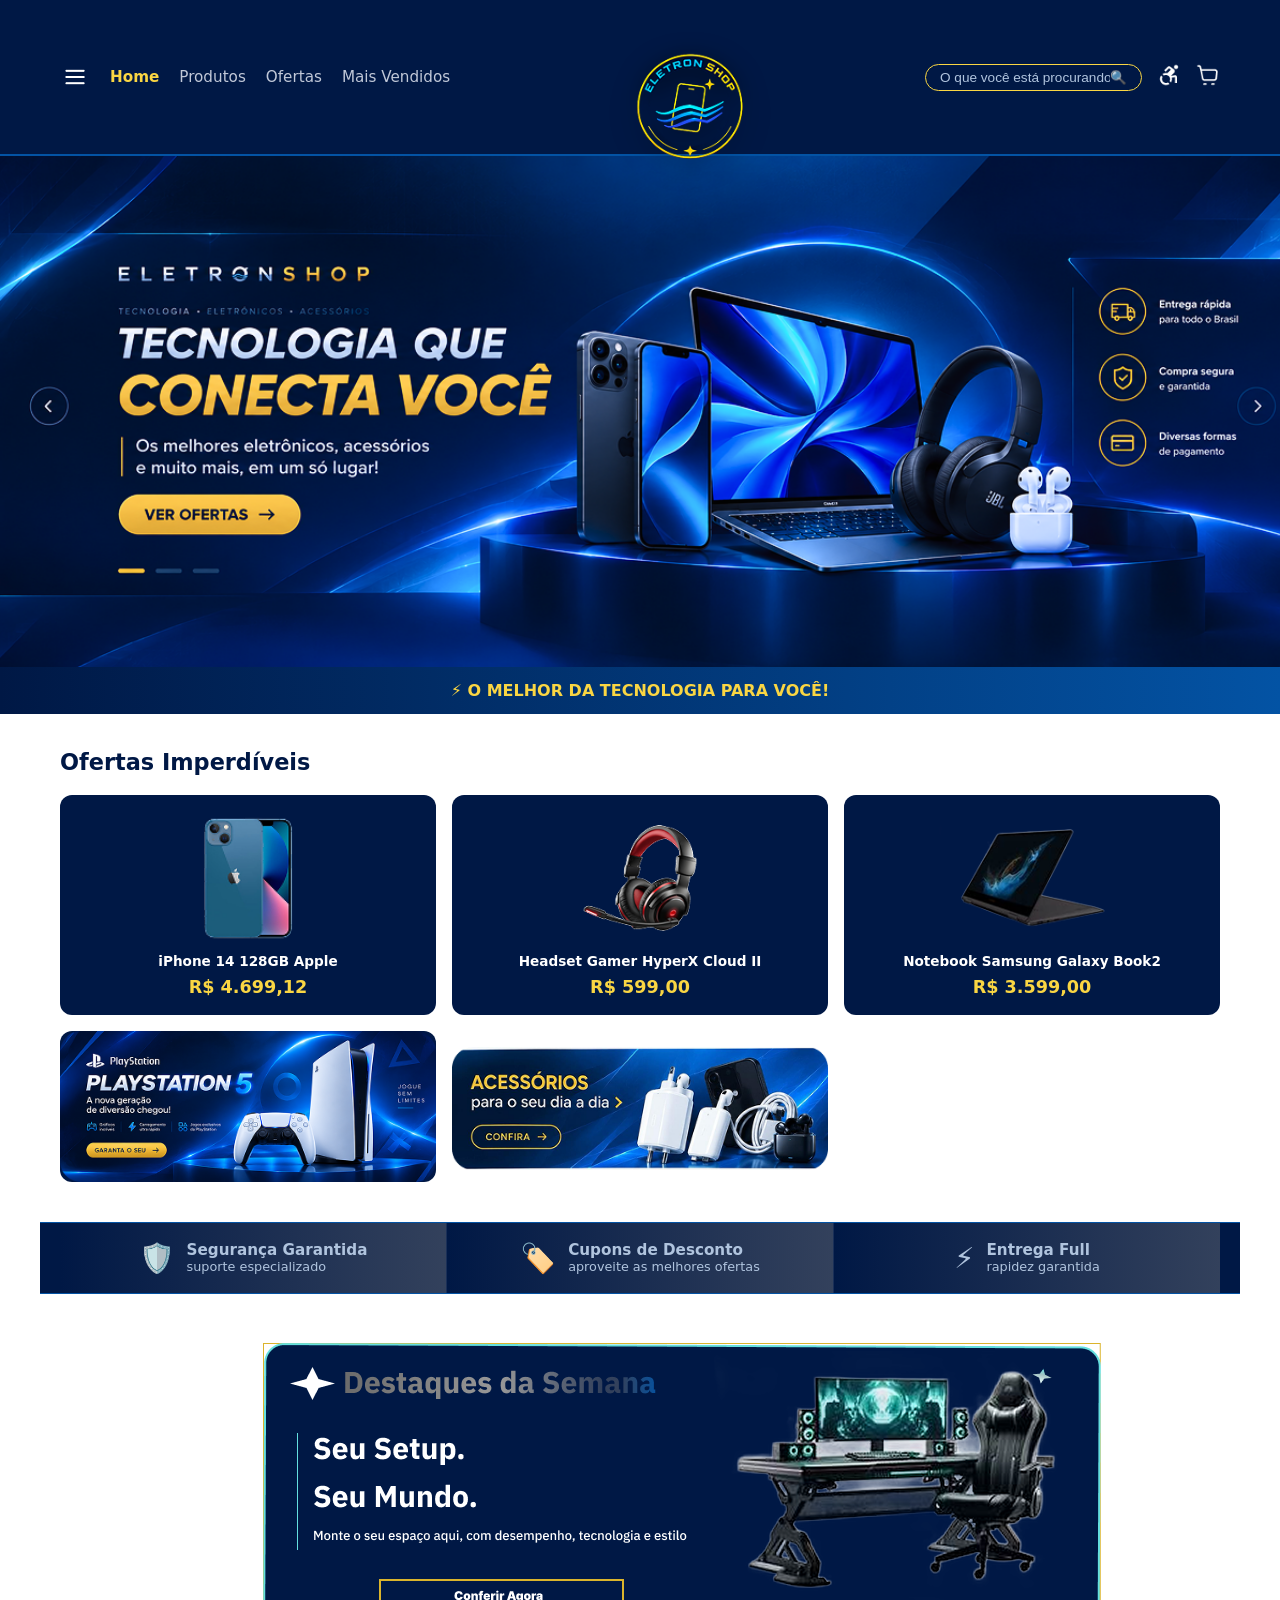
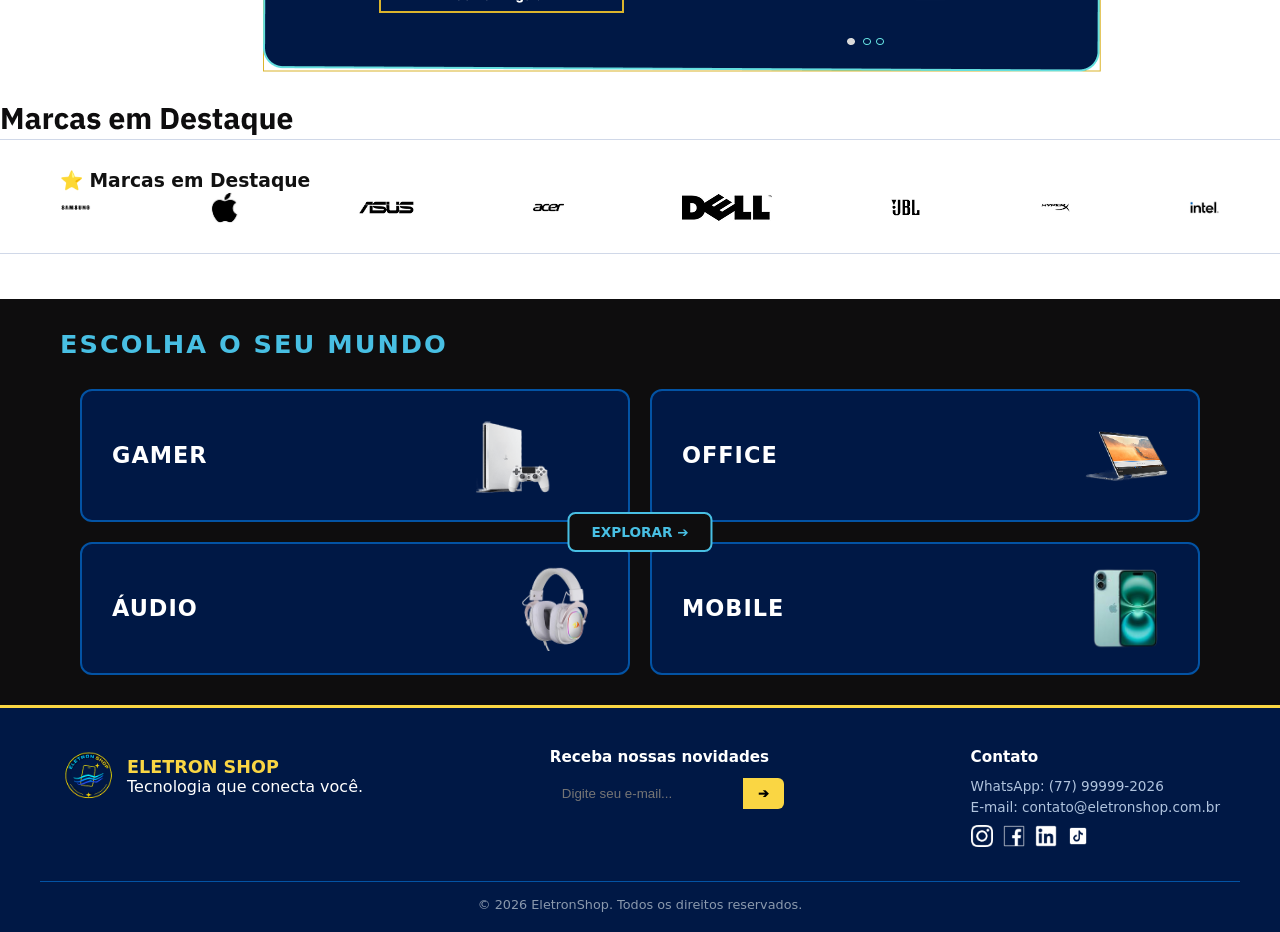
<file: index.html>
<!DOCTYPE html>
<html lang="pt-br">
<head>
    <meta charset="UTF-8">
    <meta name="viewport" content="width=device-width, initial-scale=1.0">
    <title>EletronShop - Home</title>
    <link rel="stylesheet" href="css/style.css">
</head>
<body class="home-page">

    <!-- HEADER DE NAVEGAÇÃO -->
    <header class="cabecalho-principal">
        <div class="header-container container">
            
            <!-- links do menu -->
            <nav class="nav-links">
              <a href="#" class="icone-menu-hamburguer">
                <img src="assets/compartilhados/iconmenu.png" alt="Menu">
              </a>
                <a href="index.html" class="ativo">Home</a>
                <a href="produtos.html">Produtos</a>
                <a href="ofertas.html">Ofertas</a>
                <a href="maisvendidos.html">Mais Vendidos</a>
            </nav>

            <!-- LOGO CENTRAL -->
            <div class="logo-area">
                <a href="index.html">
                    <img src="assets/compartilhados/logo.png" alt="EletronShop Logo">
                </a>
            </div>

            <!-- PESQUISA E ÍCONES DIREITA -->
            <div class="acoes-usuario">
                <div class="caixa-pesquisa">
                    <input type="text" placeholder="O que você está procurando?">
                    <button class="icone-pesquisa">🔍</button>
                </div>
                <a href="#" class="icone-btn">
                    <img src="assets/compartilhados/iconacessibilidade.png" alt="Acessibilidade">
                </a>
                <a href="#" class="icone-btn">
                    <img src="assets/compartilhados/iconcarrinho.png" alt="Carrinho">
                </a>
            </div>

        </div>
    </header>

    <!-- CONTEÚDO PRINCIPAL -->
    <main>

        <!-- BANNER HERO PRINCIPAL -->
        <section class="secao-banner-hero">
            <img src="assets/home/banner-hero.png" alt="EletronShop - Tecnologia que conecta você" class="hero-image-full">
        </section>

        <!-- SUB-MENU DESTAQUE -->
        <div class="barra-sub-menu">
            <span>⚡ O MELHOR DA TECNOLOGIA PARA VOCÊ!</span>
        </div>

        <!-- CONTEÚDO EM FUNDO BRANCO -->
        <div class="conteudo-principal-branco">
            
            <!-- OFERTAS IMPERDÍVEIS -->
            <section class="secao-ofertas container">
                <h2 class="titulo-secao">Ofertas Imperdíveis</h2>
                
                <div class="grid-ofertas-home">
                    <article class="card-produto">
                        <img src="assets/home/iphone.png" alt="iPhone 14">
                        <h4>iPhone 14 128GB Apple</h4>
                        <p class="preco-atual">R$ 4.699,12</p>
                    </article>

                    <article class="card-produto">
                        <img src="assets/home/fone.png" alt="Headset HyperX">
                        <h4>Headset Gamer HyperX Cloud II</h4>
                        <p class="preco-atual">R$ 599,00</p>
                    </article>

                    <article class="card-produto">
                        <img src="assets/home/laptop.png" alt="Galaxy Book2">
                        <h4>Notebook Samsung Galaxy Book2</h4>
                        <p class="preco-atual">R$ 3.599,00</p>
                    </article>

                    <div class="card-banner-ps5">
                        <img src="assets/home/ps5.png" alt="PlayStation 5 ">
                    </div>
                    <div class="card-banner-acessorios">
                        <img src="assets/home/acessorios.png" alt="Acessorios ">
                    </div>
                </div>
            </section>

            <!-- BARRA DE BENEFÍCIOS -->
            <section class="grade-beneficios container">
                <div class="card-beneficio">
                    <span class="icone-beneficio">🛡️</span>
                    <div>
                        <strong>Segurança Garantida</strong>
                        <p>suporte especializado</p>
                    </div>
                </div>
                <div class="card-beneficio">
                    <span class="icone-beneficio">🏷️</span>
                    <div>
                        <strong>Cupons de Desconto</strong>
                        <p>aproveite as melhores ofertas</p>
                    </div>
                </div>
                <div class="card-beneficio">
                    <span class="icone-beneficio">⚡</span>
                    <div>
                        <strong>Entrega Full</strong>
                        <p>rapidez garantida</p>
                    </div>
                </div>
            </section>

            <!-- SETUP COMPLETO E DESTAQUES -->
                <div class="card-destaques-semana">
                    <img src="assets/home/destaques.png" alt="Destaques da Semana">
                </div>
            </section>

            <!-- MARCAS EM DESTAQUE -->
            <section class="secao-marcas-full">
                <div class="container">
                <h3 class="titulo-secao-marcas">⭐ Marcas em Destaque</h3>
              <div class="faixa-marcas">
                    <img src="assets/home/samsung.png" alt="Samsung">
                    <img src="assets/home/apple.png" alt="Apple">
                    <img src="assets/home/asus.png" alt="Asus">
                    <img src="assets/home/acer.png" alt="Acer">
                    <img src="assets/home/dell.png" alt="Dell">
                    <img src="assets/home/jbl.png" alt="JBL">
                    <img src="assets/home/hyper.png" alt="HyperX">
                    <img src="assets/home/intel.png" alt="Intel">
                </div>
                </div>
            </section>

            <!-- ESCOLHA O SEU MUNDO -->
            <section class="secao-escolha-mundo-full">
              <div class="container">
                <h2>ESCOLHA O SEU MUNDO</h2>
                
                <div class="grid-mundos">
                    <a href="produtos.html" class="card-mundo">
                        <h3>GAMER</h3>
                        <img src="assets/home/mundogamer.png" alt="Mundo Gamer">
                    </a>

                    <a href="produtos.html" class="card-mundo">
                        <h3>OFFICE</h3>
                        <img src="assets/home/mundooffice.png" alt="Mundo Office">
                    </a>

                    <a href="produtos.html" class="card-mundo">
                        <h3>ÁUDIO</h3>
                        <img src="assets/home/mundoaudio.png" alt="Mundo Áudio">
                    </a>

                    <a href="produtos.html" class="card-mundo">
                        <h3>MOBILE</h3>
                        <img src="assets/home/mundomobile.png" alt="Mundo Mobile">
                    </a>

                    <a href="produtos.html" class="btn-explorar-central">
                        EXPLORAR ➔
                    </a>
                </div>
              </div>
            </section>

        </div>

    </main>

    <!-- RODAPÉ COMPLETO DO FIGMA -->
    <footer class="rodape-principal">
        <div class="container rodape-grid">
            
            <div class="coluna-rodape brand-info">
                <div class="logo-rodape-box">
                    <img src="assets/compartilhados/logo.png" alt="EletronShop Logo">
                    <div>
                        <h3>ELETRON SHOP</h3>
                        <p>Tecnologia que conecta você.</p>
                    </div>
                </div>
            </div>

            <div class="coluna-rodape newsletter">
                <h4>Receba nossas novidades</h4>
                <div class="caixa-newsletter">
                    <input type="email" placeholder="Digite seu e-mail...">
                    <button class="btn-enviar">➔</button>
                </div>
            </div>

            <div class="coluna-rodape contato">
                <h4>Contato</h4>
                <p>WhatsApp: (77) 99999-2026</p>
                <p>E-mail: contato@eletronshop.com.br</p>
                <div class="redes-sociais">
                    <a href="#"><img src="assets/compartilhados/iconinsta.png" alt="Instagram"></a>
                    <a href="#"><img src="assets/compartilhados/iconfacebook.png" alt="Facebook"></a>
                    <a href="#"><img src="assets/compartilhados/iconlinkedin.png" alt="LinkedIn"></a>
                    <a href="#"><img src="assets/compartilhados/icontiktok.png" alt="TikTok"></a>
                </div>
            </div>

        </div>

        <div class="copyright container">
            <p>© 2026 EletronShop. Todos os direitos reservados.</p>
        </div>
    </footer>

</body>
</html>
</file>
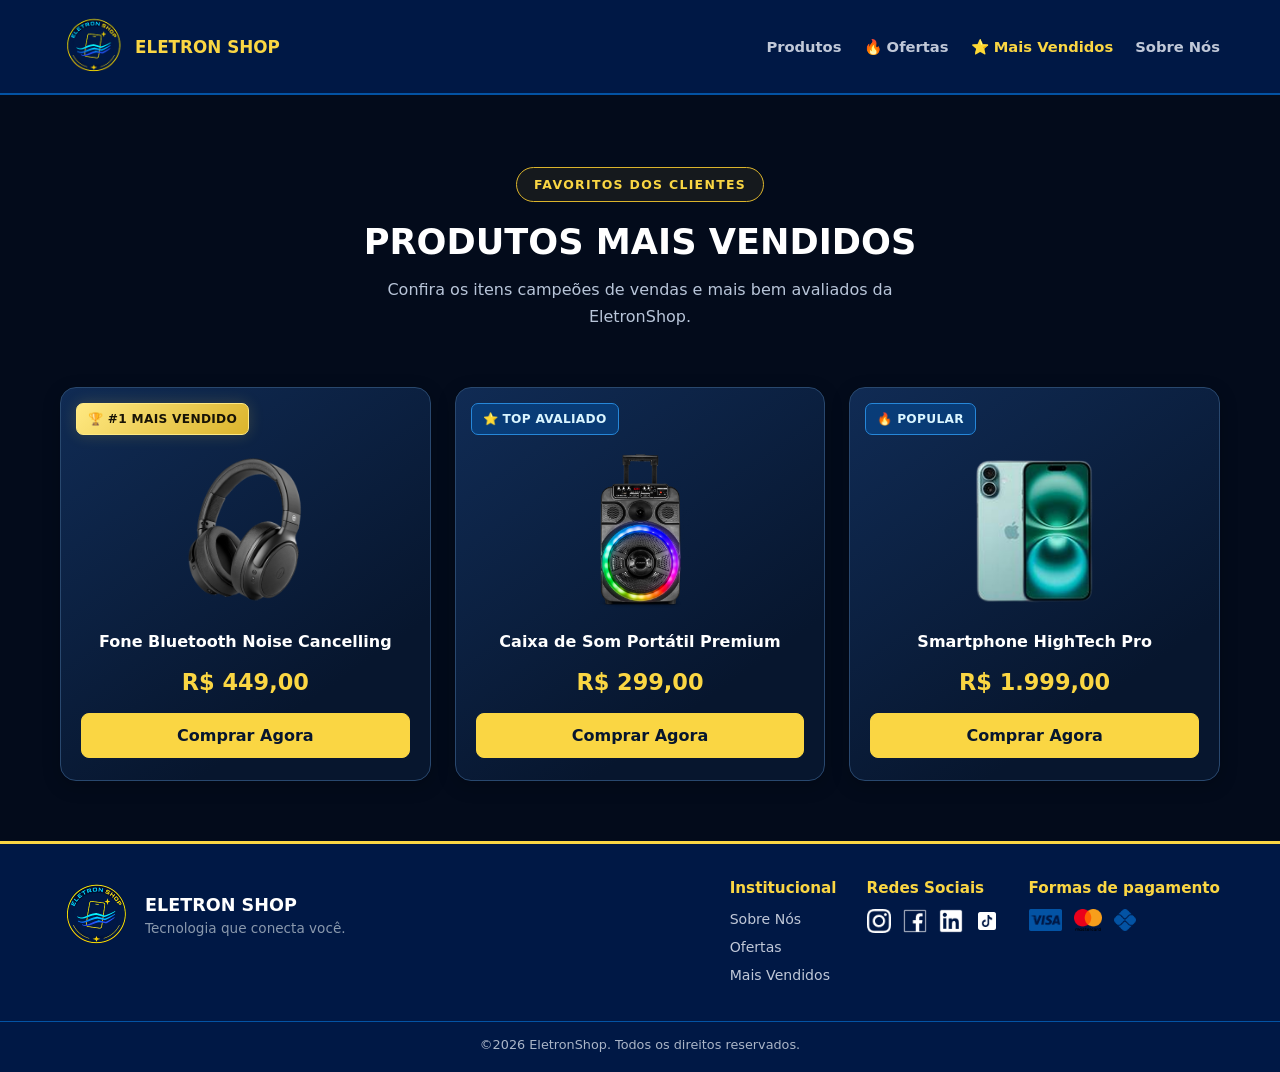
<file: maisvendidos.html>
<!DOCTYPE html>
<html lang="pt-BR">
<head>
  <meta charset="UTF-8">
  <meta name="viewport" content="width=device-width, initial-scale=1.0">
  <title>EletronShop - Mais Vendidos</title>
  <link rel="stylesheet" href="css/style.css">
</head>
<body class="pagina-maisvendidos">

  <!-- HEADER DE NAVEGAÇÃO -->
  <header>
    <div class="container">
      <a href="produtos.html" class="logo">
        <img src="assets/compartilhados/logo.png" alt="EletronShop">
        <span>ELETRON SHOP</span>
      </a>
      <nav>
        <a href="produtos.html">Produtos</a>
        <a href="ofertas.html">🔥 Ofertas</a>
        <a href="maisvendidos.html" class="link-ativo">⭐ Mais Vendidos</a>
        <a href="sobre.html">Sobre Nós</a>
      </nav>
    </div>
  </header>
  <!-- CONTEÚDO PRINCIPAL -->
  <main class="container">

    <!-- BANNER MAIS VENDIDOS -->
    <section class="banner-destaque banner-maisvendidos">
      <span class="badge-tag tag-azul">FAVORITOS DOS CLIENTES</span>
      <h1>PRODUTOS MAIS VENDIDOS</h1>
      <p>Confira os itens campeões de vendas e mais bem avaliados da EletronShop.</p>
    </section>

    <!-- GRADE DE PRODUTOS LADO A LADO (3 COLUNAS) -->
    <section class="grid-produtos">
      
      <!-- PRODUTO 1 -->
      <div class="card-produto">
        <span class="tag-destaque gold">🏆 #1 MAIS VENDIDO</span>
        <img src="assets/vendidos/vendidos-fone.png" alt="Fone Bluetooth Noise Cancelling">
        <h3>Fone Bluetooth Noise Cancelling</h3>
        <p class="preco-atual">R$ 449,00</p>
        <button class="btn-comprar">Comprar Agora</button>
      </div>
      <!-- PRODUTO 2 -->
      <div class="card-produto">
        <span class="tag-destaque blue">⭐ TOP AVALIADO</span>
        <img src="assets/vendidos/vendidos-som.jpg" alt="Caixa de Som Portátil Premium">
        <h3>Caixa de Som Portátil Premium</h3>
        <p class="preco-atual">R$ 299,00</p>
        <button class="btn-comprar">Comprar Agora</button>
      </div>

      <!-- PRODUTO 3 -->
      <div class="card-produto">
        <span class="tag-destaque blue">🔥 POPULAR</span>
        <img src="assets/vendidos/vendidos-phone.png" alt="Smartphone HighTech Pro">
        <h3>Smartphone HighTech Pro</h3>
        <p class="preco-atual">R$ 1.999,00</p>
        <button class="btn-comprar">Comprar Agora</button>
      </div>

    </section>

  </main>
<!-- RODAPÉ COMPLETO -->
  <footer class="rodape-principal">
    <div class="container rodape-conteudo">
      
      <div class="rodape-info">
        <img src="assets/compartilhados/logo.png" alt="Eletron Shop" class="logo-footer">
        <div>
          <h3>ELETRON SHOP</h3>
          <p>Tecnologia que conecta você.</p>
        </div>
      </div>

      <div class="rodape-coluna">
        <h4>Institucional</h4>
        <ul>
          <li><a href="sobre.html">Sobre Nós</a></li>
          <li><a href="ofertas.html">Ofertas</a></li>
          <li><a href="maisvendidos.html">Mais Vendidos</a></li>
        </ul>
      </div>
      <div class="rodape-coluna">
        <h4>Redes Sociais</h4>
        <div class="redes-icones">
          <a href="#"><img src="assets/compartilhados/iconinsta.png" alt="Instagram"></a>
          <a href="#"><img src="assets/compartilhados/iconfacebook.png" alt="Facebook"></a>
          <a href="#"><img src="assets/compartilhados/iconlinkedin.png" alt="LinkedIn"></a>
          <a href="#"><img src="assets/compartilhados/icontiktok.png" alt="TikTok"></a>
        </div>
      </div>
<div class="rodape-coluna">
        <h4>Formas de pagamento</h4>
        <div class="pagamento-icones">
          <img src="assets/compartilhados/pagamento-visa.png" alt="Visa">
          <img src="assets/compartilhados/pagamento-mastercard.png" alt="Mastercard">
          <img src="assets/compartilhados/pagamento-pix.png" alt="Pix">
        </div>
      </div>

    </div>

    <div class="copyright">
      ©2026 EletronShop. Todos os direitos reservados.
    </div>
  </footer>

</body>
</html>
</file>
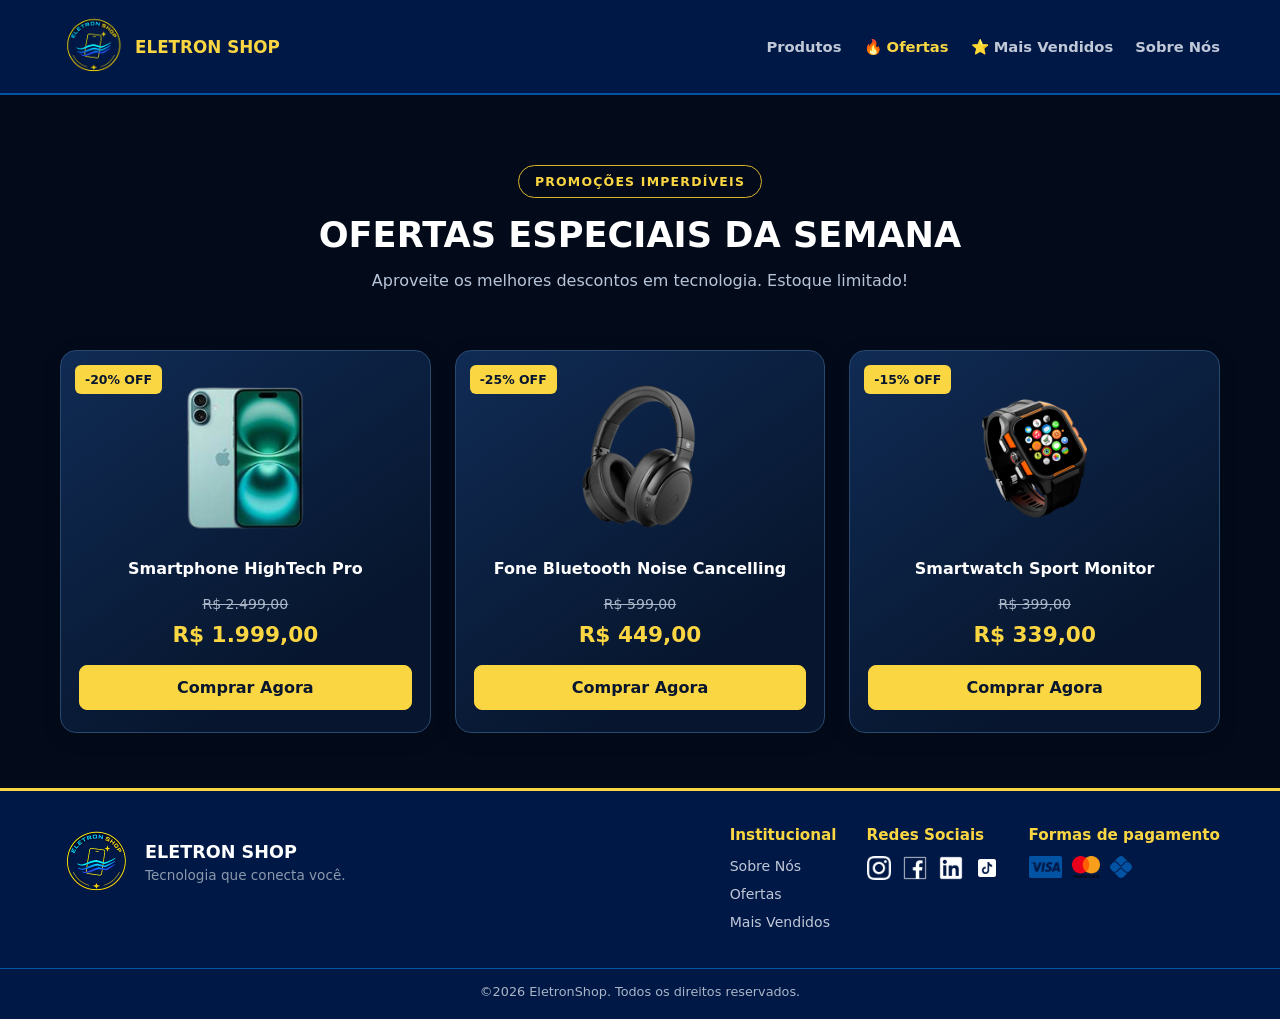
<file: ofertas.html>
<!DOCTYPE html>
<html lang="pt-BR">
<head>
  <meta charset="UTF-8">
  <meta name="viewport" content="width=device-width, initial-scale=1.0">
  <title>EletronShop - Ofertas Especiais</title>
  <!-- LIGAÇÃO COM O FICHEIRO CSS -->
  <link rel="stylesheet" href="css/style.css">
</head>
<body class="pagina-ofertas">

    <!-- HEADER -->
  <header>
    <div class="container">
      <a href="produtos.html" class="logo">
        <img src="assets/compartilhados/logo.png" alt="EletronShop">
        <span>ELETRON SHOP</span>
      </a>
      <nav>
        <a href="produtos.html">Produtos</a>
        <a href="ofertas.html" style="color: #f39c12;">🔥 Ofertas</a>
        <a href="maisvendidos.html">⭐ Mais Vendidos</a>
        <a href="sobre.html">Sobre Nós</a>
      </nav>
    </div>
  </header>

  <!-- CONTEÚDO PRINCIPAL -->
  <main class="container">

    <section class="banner-destaque">
      <span class="badge-tag">PROMOÇÕES IMPERDÍVEIS</span>
      <h1 style="font-size: 2.2rem; margin: 15px 0 10px 0;">OFERTAS ESPECIAIS DA SEMANA</h1>
      <p style="color: #8a99ad; max-width: 600px; margin: 0 auto;">
        Aproveite os melhores descontos em tecnologia. Estoque limitado!
      </p>
    </section>
    <!-- GRADE DE PRODUTOS LADO A LADO -->
    <section class="grid-produtos">
      
      <div class="card-produto">
        <span class="tag-desconto">-20% OFF</span>
        <img src="assets/ofertas/oferta-phone.png" alt="Smartphone HighTech Pro">
        <h3>Smartphone HighTech Pro</h3>
        <p class="preco-antigo">R$ 2.499,00</p>
        <p class="preco-atual">R$ 1.999,00</p>
        <button class="btn-comprar">Comprar Agora</button>
      </div>

      <div class="card-produto">
        <span class="tag-desconto">-25% OFF</span>
        <img src="assets/ofertas/oferta-fone.png" alt="Fone Bluetooth">
        <h3>Fone Bluetooth Noise Cancelling</h3>
        <p class="preco-antigo">R$ 599,00</p>
        <p class="preco-atual">R$ 449,00</p>
        <button class="btn-comprar">Comprar Agora</button>
      </div>
      <div class="card-produto">
        <span class="tag-desconto">-15% OFF</span>
        <img src="assets/ofertas/oferta-smart.png" alt="Smartwatch Sport">
        <h3>Smartwatch Sport Monitor</h3>
        <p class="preco-antigo">R$ 399,00</p>
        <p class="preco-atual">R$ 339,00</p>
        <button class="btn-comprar">Comprar Agora</button>
      </div>

    </section>

  </main>
<!-- RODAPÉ -->
  <footer class="rodape-principal">
    <div class="container rodape-conteudo">
      
      <div style="display: flex; align-items: center; gap: 15px;">
        <img src="assets/compartilhados/logo.png" alt="Eletron Shop" style="width: 70px;">
        <div>
          <h3 style="margin: 0; font-size: 1.1rem;">ELETRON SHOP</h3>
          <p style="color: #8a99ad; margin-top: 5px; font-size: 0.85rem;">Tecnologia que conecta você.</p>
        </div>
      </div>

      <div class="rodape-coluna">
        <h4>Institucional</h4>
        <ul>
          <li><a href="sobre.html">Sobre Nós</a></li>
          <li><a href="ofertas.html">Ofertas</a></li>
          <li><a href="maisvendidos.html">Mais Vendidos</a></li>
        </ul>
      </div>
      <div class="rodape-coluna">
        <h4>Redes Sociais</h4>
        <div style="display: flex; gap: 12px;">
          <a href="#"><img src="assets/compartilhados/iconinsta.png" alt="Instagram" style="width: 24px;"></a>
          <a href="#"><img src="assets/compartilhados/iconfacebook.png" alt="Facebook" style="width: 24px;"></a>
          <a href="#"><img src="assets/compartilhados/iconlinkedin.png" alt="LinkedIn" style="width: 24px;"></a>
          <a href="#"><img src="assets/compartilhados/icontiktok.png" alt="Tiktok" style="width: 24px;"></a>
        </div>
      </div>

      <div class="rodape-coluna">
        <h4>Formas de pagamento</h4>
        <div style="display: flex; gap: 10px;">
          <img src="assets/compartilhados/pagamento-visa.png" alt="Visa" style="height: 22px;">
          <img src="assets/compartilhados/pagamento-mastercard.png" alt="Mastercard" style="height: 22px;">
          <img src="assets/compartilhados/pagamento-pix.png" alt="Pix" style="height: 22px;">
        </div>
      </div>

    </div>
    <div class="copyright">
      ©2026 EletronShop. Todos os direitos reservados.
    </div>
  </footer>

</body>
</html>
</file>
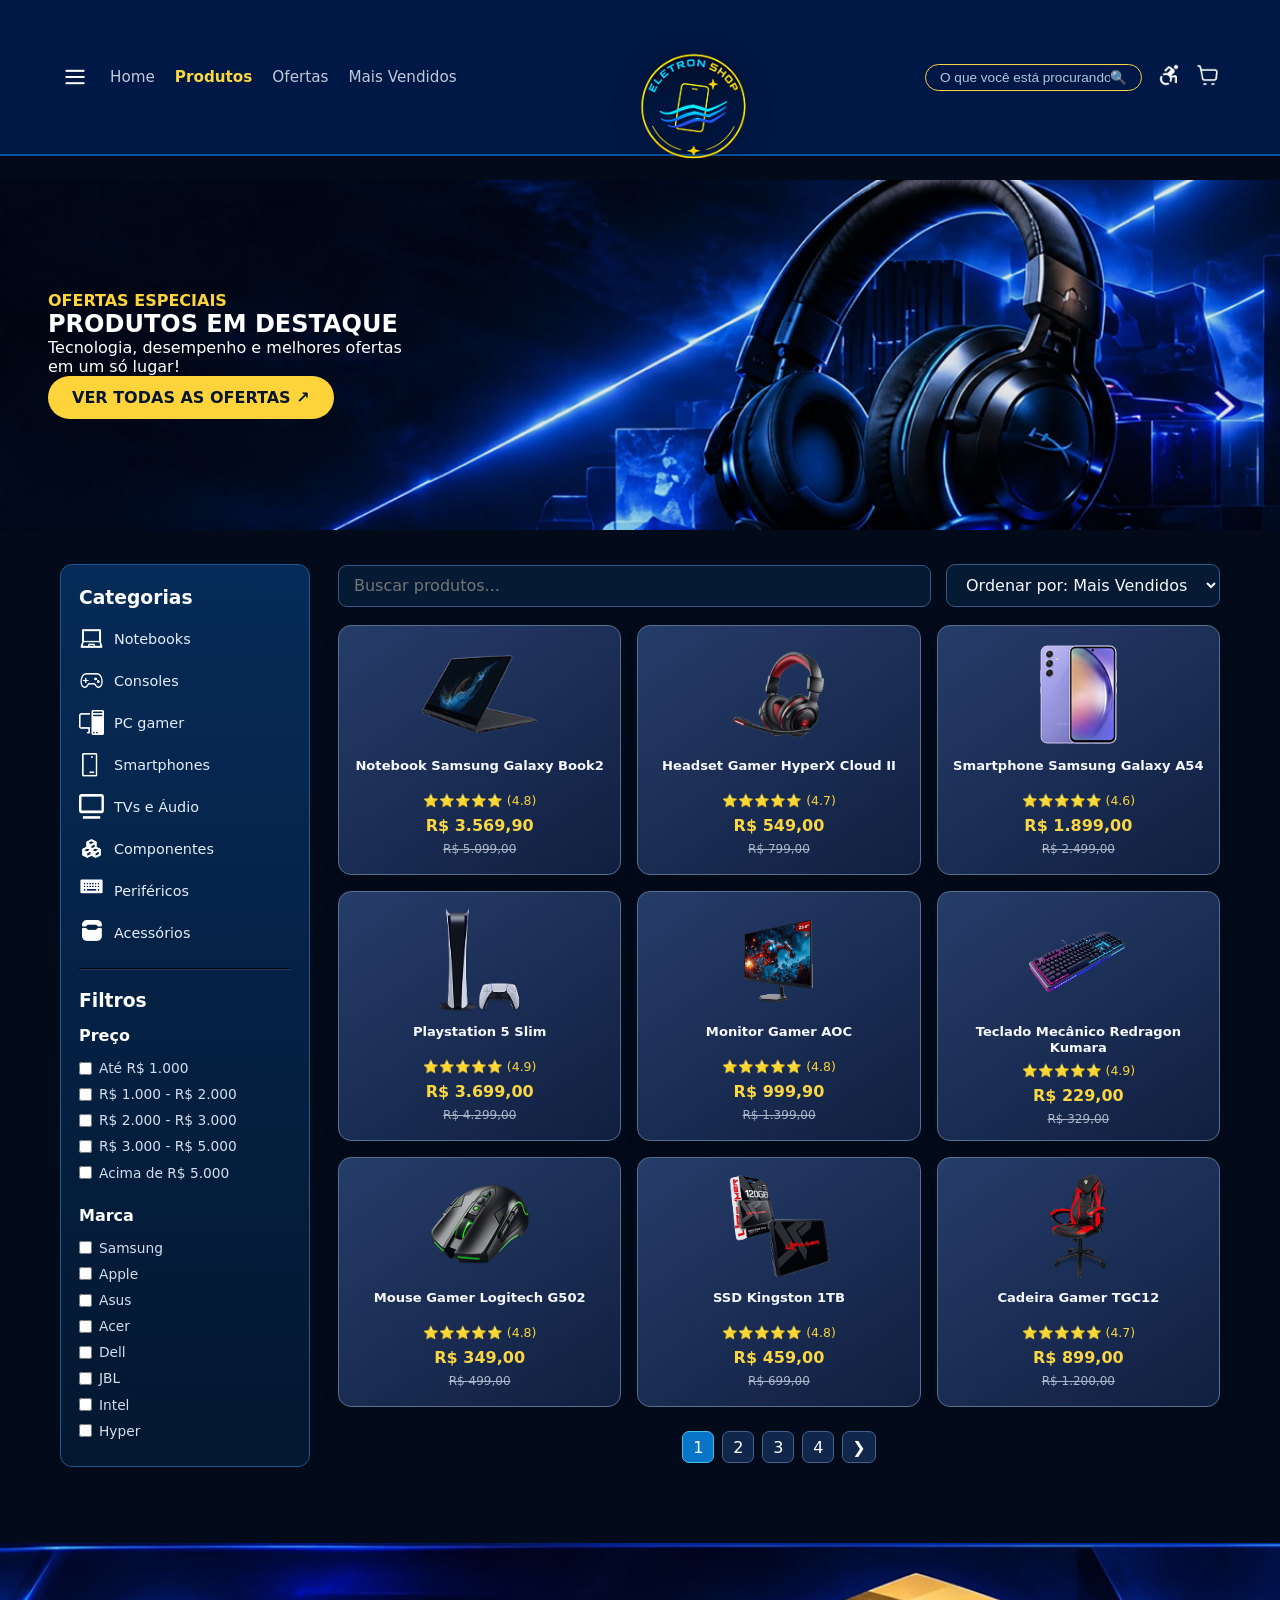
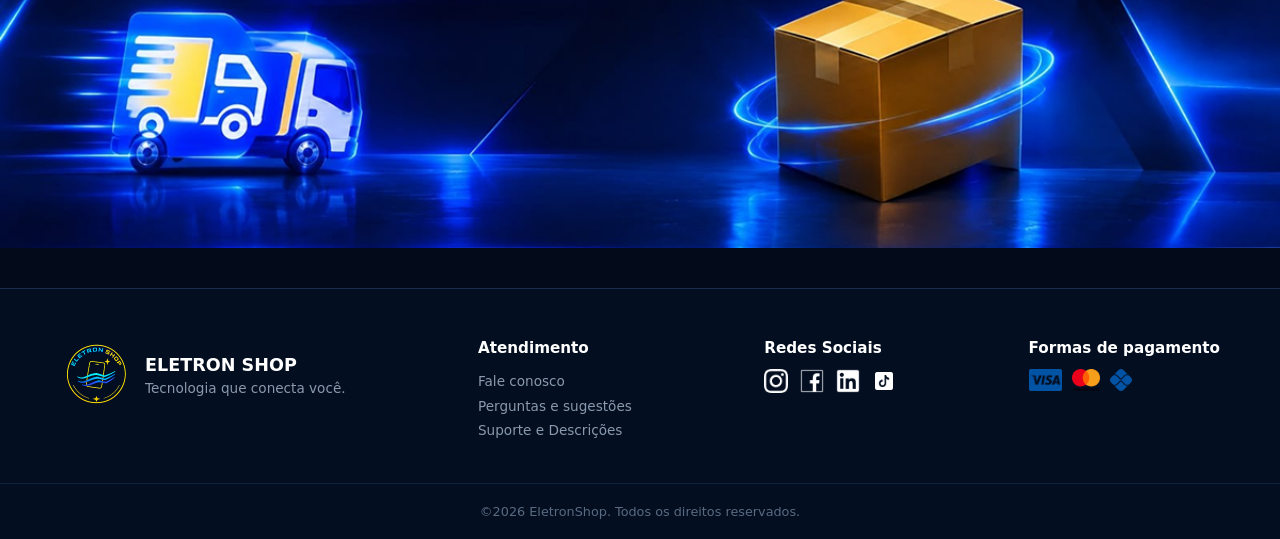
<file: produtos.html>
<!DOCTYPE html>
<html lang="pt-BR">
<head>
  <meta charset="UTF-8">
  <meta name="viewport" content="width=device-width, initial-scale=1.0">
  <title>EletronShop - Produtos</title>
  <link rel="stylesheet" href="css/style.css">
</head>
<body class="page-produtos">
  <!-- CABEÇALHO COMPARTILHADO COM A HOME -->
  <header class="cabecalho-principal">
    <div class="header-container container">
      <nav class="nav-links">
        <a href="#" class="icone-menu-hamburguer"><img src="assets/compartilhados/iconmenu.png" alt="Menu"></a>
        <a href="index.html">Home</a>
        <a href="produtos.html" class="ativo">Produtos</a>
        <a href="ofertas.html">Ofertas</a>
        <a href="maisvendidos.html">Mais Vendidos</a>
      </nav>
      <div class="logo-area"><a href="index.html"><img src="assets/compartilhados/logo.png" alt="EletronShop Logo"></a></div>
      <div class="acoes-usuario">
        <div class="caixa-pesquisa"><input type="text" placeholder="O que você está procurando?"><button class="icone-pesquisa" aria-label="Buscar">🔍</button></div>
        <a href="#" class="icone-btn"><img src="assets/compartilhados/iconacessibilidade.png" alt="Acessibilidade"></a>
        <a href="#" class="icone-btn"><img src="assets/compartilhados/iconcarrinho.png" alt="Carrinho"></a>
      </div>
    </div>
  </header>

  <!-- BANNER PRINCIPAL DO FIGMA-->
  <section class="banner-figma-produtos" aria-label="Ofertas especiais">
    <div class="banner-figma-conteudo">
      <p class="banner-figma-etiqueta">OFERTAS ESPECIAIS</p>
      <h1>PRODUTOS EM DESTAQUE</h1>
      <p class="banner-figma-descricao">
        Tecnologia, desempenho e melhores ofertas<br>
        em um só lugar!
      </p>
      <a class="banner-figma-botao" href="ofertas.html">
        VER TODAS AS OFERTAS ↗️
      </a>
    </div>
  </section>

  <!-- CONTEÚDO PRINCIPAL (LAYOUT COM BARRA LATERAL + VITRINE) -->
  <main class="container layout-produtos" style="margin-top: 30px; display: flex; gap: 30px;">
    
    <!-- BARRA LATERAL DE FILTROS E CATEGORIAS -->
    <aside class="painel-filtros" style="width: 280px; flex-shrink: 0;">
      <!-- BLOCO CATEGORIAS -->
      <div class="bloco-filtro">
        <h3 style="color: #fff; margin-bottom: 15px;">Categorias</h3>
        <ul class="lista-categorias" style="list-style: none; padding: 0;">
          <li><a href="produtos.html"><img src="assets/produtos/prod-icon-laptop.png" alt=""> Notebooks</a></li>
          <li><a href="produtos.html"><img src="assets/produtos/prod-icon-console.png" alt=""> Consoles</a></li>
          <li><a href="produtos.html"><img src="assets/produtos/prod-icon-pc.png" alt=""> PC gamer</a></li>
          <li><a href="produtos.html"><img src="assets/produtos/prod-icon-phone.png" alt=""> Smartphones</a></li>
          <li><a href="produtos.html"><img src="assets/produtos/prod-icon-tv.png" alt=""> TVs e Áudio</a></li>
          <li><a href="produtos.html"><img src="assets/produtos/prod-icon-componente.png" alt=""> Componentes</a></li>
          <li><a href="produtos.html"><img src="assets/produtos/prod-icon-perifericos.png" alt=""> Periféricos</a></li>
          <li><a href="produtos.html"><img src="assets/produtos/prod-icon-acessorios.png" alt=""> Acessórios</a></li>
        </ul>
      </div>
      <hr style="border-color: #2a3a5e; margin: 20px 0;">

      <!-- BLOCO FILTROS DE PREÇO -->
      <div class="bloco-filtro">
        <h3 style="color: #fff; margin-bottom: 15px;">Filtros</h3>
        <h4 style="color: var(--cinza-texto); margin-bottom: 10px;">Preço</h4>
        <label><input type="checkbox"> Até R$ 1.000</label><br>
        <label><input type="checkbox"> R$ 1.000 - R$ 2.000</label><br>
        <label><input type="checkbox"> R$ 2.000 - R$ 3.000</label><br>
        <label><input type="checkbox"> R$ 3.000 - R$ 5.000</label><br>
        <label><input type="checkbox"> Acima de R$ 5.000</label>
      </div>

      <!-- BLOCO FILTROS DE MARCA -->
      <div class="bloco-filtro" style="margin-top: 20px;">
        <h4 style="color: var(--cinza-texto); margin-bottom: 10px;">Marca</h4>
        <label><input type="checkbox"> Samsung</label><br>
        <label><input type="checkbox"> Apple</label><br>
        <label><input type="checkbox"> Asus</label><br>
        <label><input type="checkbox"> Acer</label><br>
        <label><input type="checkbox"> Dell</label><br>
        <label><input type="checkbox"> JBL</label><br>
        <label><input type="checkbox"> Intel</label><br>
        <label><input type="checkbox"> Hyper</label>
      </div>
    </aside>

    <!-- SEÇÃO DA VITRINE -->
    <section class="vitrine-conteudo" style="flex-grow: 1;">
      <div class="catalogo-topo" style="display: flex; justify-content: space-between; align-items: center; margin-bottom: 20px; gap: 15px;">
        <div class="caixa-busca-vitrine" style="flex-grow: 1;">
          <input type="text" placeholder="Buscar produtos..." style="width: 100%; padding: 10px 15px; border-radius: 8px; border: 1px solid #1a2b4c; background-color: #04142c; color: #fff;">
        </div>
        <div class="seletor-ordenacao">
          <select style="padding: 10px 15px; border-radius: 8px; border: 1px solid #1a2b4c; background-color: #04142c; color: #fff; cursor: pointer;">
            <option>Ordenar por: Mais Vendidos</option>
            <option>Menor Preço</option>
            <option>Maior Preço</option>
            <option>Melhores Avaliações</option>
          </select>
        </div>
      </div>

      <!-- GRADE DE PRODUTOS (3 COLUNAS) -->
      <div class="grid-produtos-catalogo">
        <article class="card-produto">
          <img src="assets/produtos/prod-notebook.png" alt="Notebook Samsung">
          <h4>Notebook Samsung Galaxy Book2</h4>
          <div class="avaliacao">⭐⭐⭐⭐⭐ (4.8)</div>
          <p class="preco-atual">R$ 3.569,90</p>
          <p class="preco-antigo">R$ 5.099,00</p>
        </article>
        <article class="card-produto">
          <img src="assets/produtos/prod-headset.png" alt="Headset Gamer">
          <h4>Headset Gamer HyperX Cloud II</h4>
          <div class="avaliacao">⭐⭐⭐⭐⭐ (4.7)</div>
          <p class="preco-atual">R$ 549,00</p>
          <p class="preco-antigo">R$ 799,00</p>
        </article>
        <article class="card-produto">
          <img src="assets/produtos/prod-galaxy.png" alt="Smartphone Samsung">
          <h4>Smartphone Samsung Galaxy A54</h4>
          <div class="avaliacao">⭐⭐⭐⭐⭐ (4.6)</div>
          <p class="preco-atual">R$ 1.899,00</p>
          <p class="preco-antigo">R$ 2.499,00</p>
        </article>
        <article class="card-produto">
          <img src="assets/produtos/prod-ps5.png" alt="PlayStation 5">
          <h4>Playstation 5 Slim</h4>
          <div class="avaliacao">⭐⭐⭐⭐⭐ (4.9)</div>
          <p class="preco-atual">R$ 3.699,00</p>
          <p class="preco-antigo">R$ 4.299,00</p>
        </article>
        <article class="card-produto">
          <img src="assets/produtos/prod-monitor (2).png" alt="Monitor Gamer">
          <h4>Monitor Gamer AOC</h4>
          <div class="avaliacao">⭐⭐⭐⭐⭐ (4.8)</div>
          <p class="preco-atual">R$ 999,90</p>
          <p class="preco-antigo">R$ 1.399,00</p>
        </article>
        <article class="card-produto">
          <img src="assets/produtos/prod-teclado.png" alt="Teclado Mecânico">
          <h4>Teclado Mecânico Redragon Kumara</h4>
          <div class="avaliacao">⭐⭐⭐⭐⭐ (4.9)</div>
          <p class="preco-atual">R$ 229,00</p>
          <p class="preco-antigo">R$ 329,00</p>
        </article>
        <article class="card-produto">
          <img src="assets/produtos/prod-mouse.png" alt="Mouse Gamer">
          <h4>Mouse Gamer Logitech G502</h4>
          <div class="avaliacao">⭐⭐⭐⭐⭐ (4.8)</div>
          <p class="preco-atual">R$ 349,00</p>
          <p class="preco-antigo">R$ 499,00</p>
        </article>
        <article class="card-produto">
          <img src="assets/produtos/prod-king.png" alt="SSD Kingston">
          <h4>SSD Kingston 1TB</h4>
          <div class="avaliacao">⭐⭐⭐⭐⭐ (4.8)</div>
          <p class="preco-atual">R$ 459,00</p>
          <p class="preco-antigo">R$ 699,00</p>
        </article>
        <article class="card-produto">
          <img src="assets/produtos/prod-cadeira.png" alt="Cadeira Gamer">
          <h4>Cadeira Gamer TGC12</h4>
          <div class="avaliacao">⭐⭐⭐⭐⭐ (4.7)</div>
          <p class="preco-atual">R$ 899,00</p>
          <p class="preco-antigo">R$ 1.200,00</p>
        </article>
      </div>

      <!-- PAGINAÇÃO INTERATIVA -->
      <div class="paginacao" style="display: flex; gap: 8px; margin-top: 30px; justify-content: center;">
        <a href="produtos.html" class="pagina-btn ativa">1</a>
        <a href="produtos2.html" class="pagina-btn">2</a>
        <a href="produtos3.html" class="pagina-btn">3</a>
        <a href="produtos4.html" class="pagina-btn">4</a>
        <a href="produtos2.html" class="pagina-btn">❯</a>
      </div>
    </section>
  </main>
      <br> <br> <br> <br> 
       
  <!-- BANNER FRETE GRÁTIS -->
  <section class="banner-frete-produtos">
    <img src="assets/produtos/bannerfrete.png" alt="Entrega de produtos EletronShop">
    <div class="texto-banner-frete">
    </div>
  </section>

  <!-- RODAPÉ (FOOTER) -->
 <!-- RODAPÉ COMPLETO -->
<footer class="rodape-principal" style="background-color: #030e21; border-top: 1px solid #1a2b4c; padding: 50px 0 20px; margin-top: 40px;">

    <div class="container" style="max-width: 1200px; margin: 0 auto; padding: 0 20px; display: flex; justify-content: space-between; align-items: flex-start; flex-wrap: wrap; gap: 30px;">

        <!-- LOGO E MARCA -->
        <div style="display: flex; align-items: center; gap: 15px;">
            <img src="assets/compartilhados/logo.png"
                 alt="Eletron Shop"
                 style="width: 70px;">

            <div>
                <h3 style="color: #fff; margin: 0; font-size: 1.1rem;">
                    ELETRON SHOP
                </h3>
                <p style="color: #8a99ad; margin-top: 5px; font-size: 0.85rem;">
                    Tecnologia que conecta você.
                </p>
            </div>
        </div>

        <!-- ATENDIMENTO -->
        <div>
            <h4 style="color: #fff; margin-bottom: 12px; font-size: 0.95rem;">
                Atendimento
            </h4>

            <ul style="list-style: none; padding: 0; color: #8a99ad; font-size: 0.85rem; line-height: 1.8;">
                <li><a href="#" style="color: #8a99ad; text-decoration: none;">Fale conosco</a></li>
                <li><a href="#" style="color: #8a99ad; text-decoration: none;">Perguntas e sugestões</a></li>
                <li><a href="#" style="color: #8a99ad; text-decoration: none;">Suporte e Descrições</a></li>
            </ul>
        </div>

        <!-- REDES SOCIAIS -->
        <div>
            <h4 style="color: #fff; margin-bottom: 12px; font-size: 0.95rem;">
                Redes Sociais
            </h4>

            <div style="display: flex; gap: 12px; align-items: center;">
                <a href="#"><img src="assets/compartilhados/iconinsta.png" alt="Instagram" style="width: 24px; height: 24px;"></a>
                <a href="#"><img src="assets/compartilhados/iconfacebook.png" alt="Facebook" style="width: 24px; height: 24px;"></a>
                <a href="#"><img src="assets/compartilhados/iconlinkedin.png" alt="LinkedIn" style="width: 24px; height: 24px;"></a>
                <a href="#"><img src="assets/compartilhados/icontiktok.png" alt="TikTok" style="width: 24px; height: 24px;"></a>
            </div>
        </div>

        <!-- FORMAS DE PAGAMENTO -->
        <div>
            <h4 style="color: #fff; margin-bottom: 12px; font-size: 0.95rem;">
                Formas de pagamento
            </h4>

            <div style="display: flex; gap: 10px; align-items: center;">
                <img src="assets/compartilhados/pagamento-visa.png" alt="Visa" style="height: 22px;">
                <img src="assets/compartilhados/pagamento-mastercard.png" alt="Mastercard" style="height: 22px;">
                <img src="assets/compartilhados/pagamento-pix.png" alt="Pix" style="height: 22px;">
            </div>
        </div>

    </div>

    <!-- DIREITOS AUTORAIS -->
    <div style="text-align: center; border-top: 1px solid #11223f; margin-top: 40px; padding-top: 20px; color: #5a6a80; font-size: 0.8rem;">
        ©2026 EletronShop. Todos os direitos reservados.
    </div>

</footer>
</body>
</html>
</file>
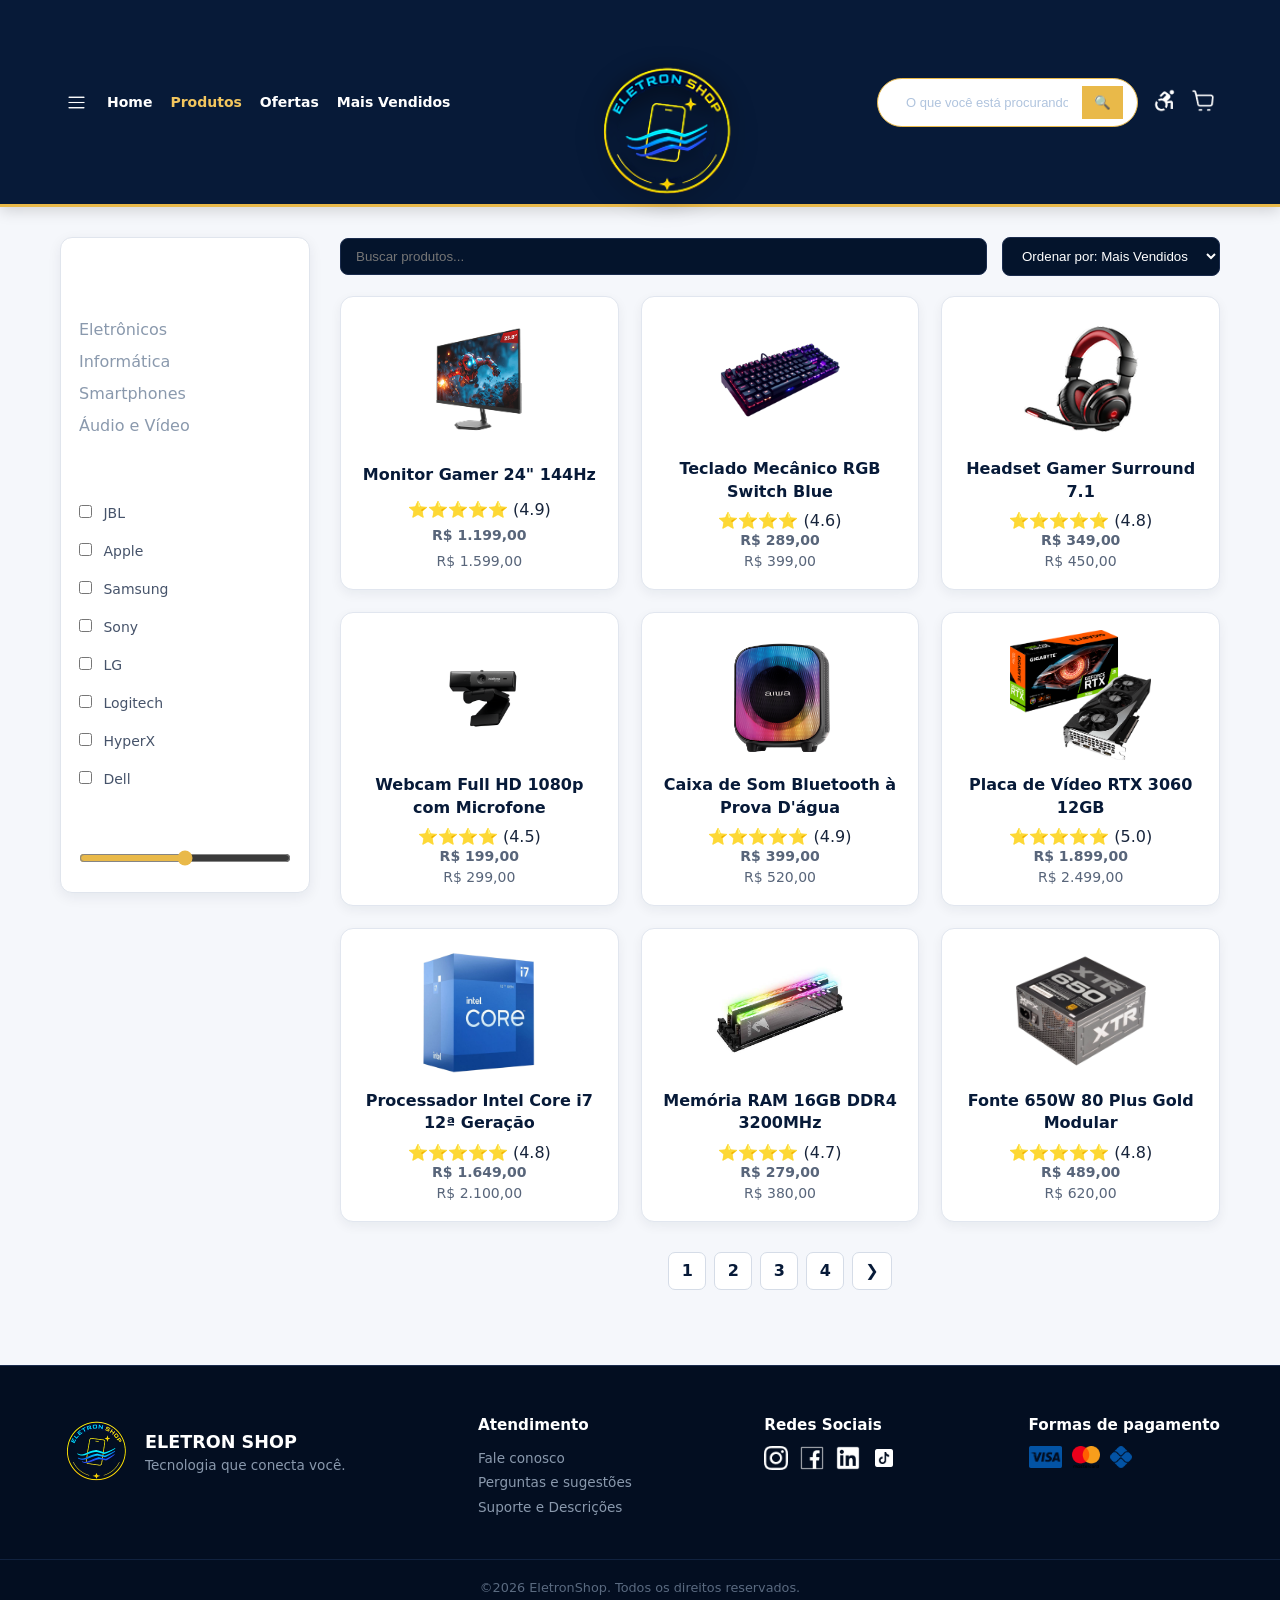
<file: produtos2.html>
<!DOCTYPE html>
<html lang="pt-BR">
<head>
  <meta charset="UTF-8">
  <meta name="viewport" content="width=device-width, initial-scale=1.0">
  <title>EletronShop - Produtos (Página 2)</title>
  <link rel="stylesheet" href="css/style.css">
</head>
<body class="page-produtos2">

  <!-- CABEÇALHO NO PADRÃO DA PÁGINA PRINCIPAL -->
  <header class="cabecalho-principal">
    <div class="header-container container">
      <nav class="nav-links">
        <a href="#" class="icone-menu-hamburguer"><img src="assets/compartilhados/iconmenu.png" alt="Menu"></a>
        <a href="index.html">Home</a>
        <a href="produtos.html" class="ativo">Produtos</a>
        <a href="ofertas.html">Ofertas</a>
        <a href="maisvendidos.html">Mais Vendidos</a>
      </nav>
      <div class="logo-area">
        <a href="index.html"><img src="assets/compartilhados/logo.png" alt="EletronShop Logo"></a>
      </div>
      <div class="acoes-usuario">
        <div class="caixa-pesquisa">
          <input type="text" placeholder="O que você está procurando?">
          <button class="icone-pesquisa" aria-label="Buscar">🔍</button>
        </div>
        <a href="#" class="icone-btn"><img src="assets/compartilhados/iconacessibilidade.png" alt="Acessibilidade"></a>
        <a href="#" class="icone-btn"><img src="assets/compartilhados/iconcarrinho.png" alt="Carrinho"></a>
      </div>
    </div>
  </header>

  <!-- CONTEÚDO PRINCIPAL -->
  <main class="container layout-produtos" style="margin-top: 30px; display: flex; gap: 30px;">

    <!-- BARRA LATERAL (SIDEBAR) -->
    <aside class="sidebar-filtros" style="width: 250px; flex-shrink: 0;">
      <!-- Categorias -->
      <div class="bloco-filtro" style="margin-bottom: 25px;">
        <h3 style="font-size: 1.1rem; margin-bottom: 12px; color: #fff;">Categorias</h3>
        <ul style="list-style: none; padding: 0; color: #8a99ad; line-height: 2;">
          <li><a href="#" style="color: #8a99ad; text-decoration: none;">Eletrônicos</a></li>
          <li><a href="#" style="color: #8a99ad; text-decoration: none;">Informática</a></li>
          <li><a href="#" style="color: #8a99ad; text-decoration: none;">Smartphones</a></li>
          <li><a href="#" style="color: #8a99ad; text-decoration: none;">Áudio e Vídeo</a></li>
        </ul>
      </div>

      <!-- Marcas (8 marcas) -->
      <div class="bloco-filtro" style="margin-bottom: 25px;">
        <h3 style="font-size: 1.1rem; margin-bottom: 12px; color: #fff;">Marcas</h3>
        <ul style="list-style: none; padding: 0; color: #8a99ad; line-height: 2;">
          <li><label><input type="checkbox"> JBL</label></li>
          <li><label><input type="checkbox"> Apple</label></li>
          <li><label><input type="checkbox"> Samsung</label></li>
          <li><label><input type="checkbox"> Sony</label></li>
          <li><label><input type="checkbox"> LG</label></li>
          <li><label><input type="checkbox"> Logitech</label></li>
          <li><label><input type="checkbox"> HyperX</label></li>
          <li><label><input type="checkbox"> Dell</label></li>
        </ul>
      </div>

      <!-- Preço -->
      <div class="bloco-filtro">
        <h3 style="font-size: 1.1rem; margin-bottom: 12px; color: #fff;">Faixa de Preço</h3>
        <input type="range" min="0" max="5000" style="width: 100%;">
      </div>
    </aside>

    <!-- SEÇÃO DA VITRINE -->
    <section class="vitrine-conteudo" style="flex-grow: 1;">
      
      <!-- BARRA DE BUSCA DA VITRINE E ORDENAÇÃO -->
      <div class="catalogo-topo" style="display: flex; justify-content: space-between; align-items: center; margin-bottom: 20px; gap: 15px;">
        <div class="caixa-busca-vitrine" style="flex-grow: 1;">
          <input type="text" placeholder="Buscar produtos..." style="width: 100%; padding: 10px 15px; border-radius: 8px; border: 1px solid #1a2b4c; background-color: #04142c; color: #fff;">
        </div>
          <div class="seletor-ordenacao">
          <select style="padding: 10px 15px; border-radius: 8px; border: 1px solid #1a2b4c; background-color: #04142c; color: #fff; cursor: pointer;">
            <option>Ordenar por: Mais Vendidos</option>
            <option>Menor Preço</option>
            <option>Maior Preço</option>
            <option>Melhores Avaliações</option>
          </select>
        </div>
      </div>

      <!-- GRADE DE PRODUTOS -->
      <div class="grid-produtos-catalogo">

        <!-- Produto 10 -->
        <article class="card-produto">
          <img src="assets/produtos2/prod2-monitorgamer(2).png" alt="Monitor Gamer 144Hz">
          <h4>Monitor Gamer 24" 144Hz</h4>
          <div class="avaliacao">⭐⭐⭐⭐⭐ (4.9)</div>
          <p class="preco-atual">R$ 1.199,00</p>
          <p class="preco-antigo">R$ 1.599,00</p>
        </article>

        <!-- Produto 11 -->
        <article class="card-produto">
          <img src="assets/produtos2/prod2-tecladomecanico.png" alt="Teclado Mecânico RGB">
          <h4>Teclado Mecânico RGB Switch Blue</h4>
          <div class="avaliacao">⭐⭐⭐⭐ (4.6)</div>
          <p class="preco-atual">R$ 289,00</p>
          <p class="preco-antigo">R$ 399,00</p>
        </article>

        <!-- Produto 12 -->
        <article class="card-produto">
          <img src="assets/produtos2/prod2-fone.png" alt="Headset Gamer 7.1">
          <h4>Headset Gamer Surround 7.1</h4>
          <div class="avaliacao">⭐⭐⭐⭐⭐ (4.8)</div>
          <p class="preco-atual">R$ 349,00</p>
          <p class="preco-antigo">R$ 450,00</p>
        </article>

        <!-- Produto 13 -->
        <article class="card-produto">
          <img src="assets/produtos2/prod-webcam.png" alt="Webcam Full HD 1080p">
          <h4>Webcam Full HD 1080p com Microfone</h4>
          <div class="avaliacao">⭐⭐⭐⭐ (4.5)</div>
          <p class="preco-atual">R$ 199,00</p>
          <p class="preco-antigo">R$ 299,00</p>
        </article>

       <!-- Produto 14 -->
        <article class="card-produto">
          <img src="assets/produtos2/prod2-caixasom.png" alt="Caixa de Som Bluetooth">
          <h4>Caixa de Som Bluetooth à Prova D'água</h4>
          <div class="avaliacao">⭐⭐⭐⭐⭐ (4.9)</div>
          <p class="preco-atual">R$ 399,00</p>
          <p class="preco-antigo">R$ 520,00</p>
        </article>

         <!-- Produto 15 -->
        <article class="card-produto">
          <img src="assets/produtos2/prod2-placavideo.png" alt="Placa de Vídeo RTX 3060">
          <h4>Placa de Vídeo RTX 3060 12GB</h4>
          <div class="avaliacao">⭐⭐⭐⭐⭐ (5.0)</div>
          <p class="preco-atual">R$ 1.899,00</p>
          <p class="preco-antigo">R$ 2.499,00</p>
        </article>

        <!-- Produto 16 -->
        <article class="card-produto">
          <img src="assets/produtos2/prod2-processador.png" alt="Processador Intel i7">
          <h4>Processador Intel Core i7 12ª Geração</h4>
          <div class="avaliacao">⭐⭐⭐⭐⭐ (4.8)</div>
          <p class="preco-atual">R$ 1.649,00</p>
          <p class="preco-antigo">R$ 2.100,00</p>
        </article>

         <!-- Produto 17 -->
        <article class="card-produto">
          <img src="assets/produtos2/prod2-memoriaram.jpg" alt="Memória RAM 16GB DDR4">
          <h4>Memória RAM 16GB DDR4 3200MHz</h4>
          <div class="avaliacao">⭐⭐⭐⭐ (4.7)</div>
          <p class="preco-atual">R$ 279,00</p>
          <p class="preco-antigo">R$ 380,00</p>
        </article>

         <!-- Produto 18 -->
        <article class="card-produto">
          <img src="assets/produtos2/prod2-fonte.png" alt="Fonte 650W 80 Plus Gold">
          <h4>Fonte 650W 80 Plus Gold Modular</h4>
          <div class="avaliacao">⭐⭐⭐⭐⭐ (4.8)</div>
          <p class="preco-atual">R$ 489,00</p>
          <p class="preco-antigo">R$ 620,00</p>
        </article>

      </div> <!-- fim da grid-produtos-catalogo -->

      <!-- PAGINAÇÃO INTERATIVA (PÁGINA 2 ATIVA) -->
      <div class="paginacao" style="display: flex; gap: 8px; margin-top: 30px; justify-content: center;">
        <a href="produtos.html" class="pagina-btn">1</a>
        <a href="produtos2.html" class="pagina-btn ativa">2</a>
        <a href="produtos3.html" class="pagina-btn">3</a>
        <a href="produtos4.html" class="pagina-btn">4</a>
        <a href="produtos3.html" class="pagina-btn">❯</a>
      </div>
      
    </section>

  </main>
  
  <!-- 7. RODAPÉ COMPLETO -->
  <footer class="rodape-principal" style="background-color: #030e21; border-top: 1px solid #1a2b4c; padding: 50px 0 20px 0;">
    <div class="container" style="max-width: 1200px; margin: 0 auto; padding: 0 20px; display: flex; justify-content: space-between; align-items: flex-start; flex-wrap: wrap; gap: 30px;">
         
      <!-- LOGO E MARCA -->
      <div style="display: flex; align-items: center; gap: 15px;">
        <img src="assets/compartilhados/logo.png" alt="Eletron Shop" style="width: 70px;">
        <div>
          <h3 style="color: #fff; margin: 0; font-size: 1.1rem;">ELETRON SHOP</h3>
          <p style="color: #8a99ad; margin-top: 5px; font-size: 0.85rem;">Tecnologia que conecta você.</p>
        </div>
      </div>

            <!-- ATENDIMENTO -->
      <div>
        <h4 style="color: #fff; margin-bottom: 12px; font-size: 0.95rem;">Atendimento</h4>
        <ul style="list-style: none; padding: 0; color: #8a99ad; font-size: 0.85rem; line-height: 1.8;">
          <li><a href="#" style="color: #8a99ad; text-decoration: none;">Fale conosco</a></li>
          <li><a href="#" style="color: #8a99ad; text-decoration: none;">Perguntas e sugestões</a></li>
          <li><a href="#" style="color: #8a99ad; text-decoration: none;">Suporte e Descrições</a></li>
        </ul>
      </div>

            <!-- REDES SOCIAIS COM OS ICONS -->
      <div>
        <h4 style="color: #fff; margin-bottom: 12px; font-size: 0.95rem;">Redes Sociais</h4>
        <div style="display: flex; gap: 12px; align-items: center;">
          <a href="#"><img src="assets/compartilhados/iconinsta.png" alt="Instagram" style="width: 24px; height: 24px;"></a>
          <a href="#"><img src="assets/compartilhados/iconfacebook.png" alt="Facebook" style="width: 24px; height: 24px;"></a>
          <a href="#"><img src="assets/compartilhados/iconlinkedin.png" alt="LinkedIn" style="width: 24px; height: 24px;"></a>
          <a href="#"><img src="assets/compartilhados/icontiktok.png" alt="Tiktok" style="width: 24px; height: 24px;"></a>
        </div>
      </div>

       <!-- FORMAS DE PAGAMENTO -->
      <div>
        <h4 style="color: #fff; margin-bottom: 12px; font-size: 0.95rem;">Formas de pagamento</h4>
        <div style="display: flex; gap: 10px; align-items: center;">
          <img src="assets/compartilhados/pagamento-visa.png" alt="Visa" style="height: 22px;">
          <img src="assets/compartilhados/pagamento-mastercard.png" alt="Mastercard" style="height: 22px;">
          <img src="assets/compartilhados/pagamento-pix.png" alt="Outro Pagamento" style="height: 22px;">
        </div>
      </div>

    </div>
<!-- COPYRIGHT -->
    <div style="text-align: center; border-top: 1px solid #11223f; margin-top: 40px; padding-top: 20px; color: #5a6a80; font-size: 0.8rem;">
      ©2026 EletronShop. Todos os direitos reservados.
    </div>
  </footer>

</body>
</html>
</file>
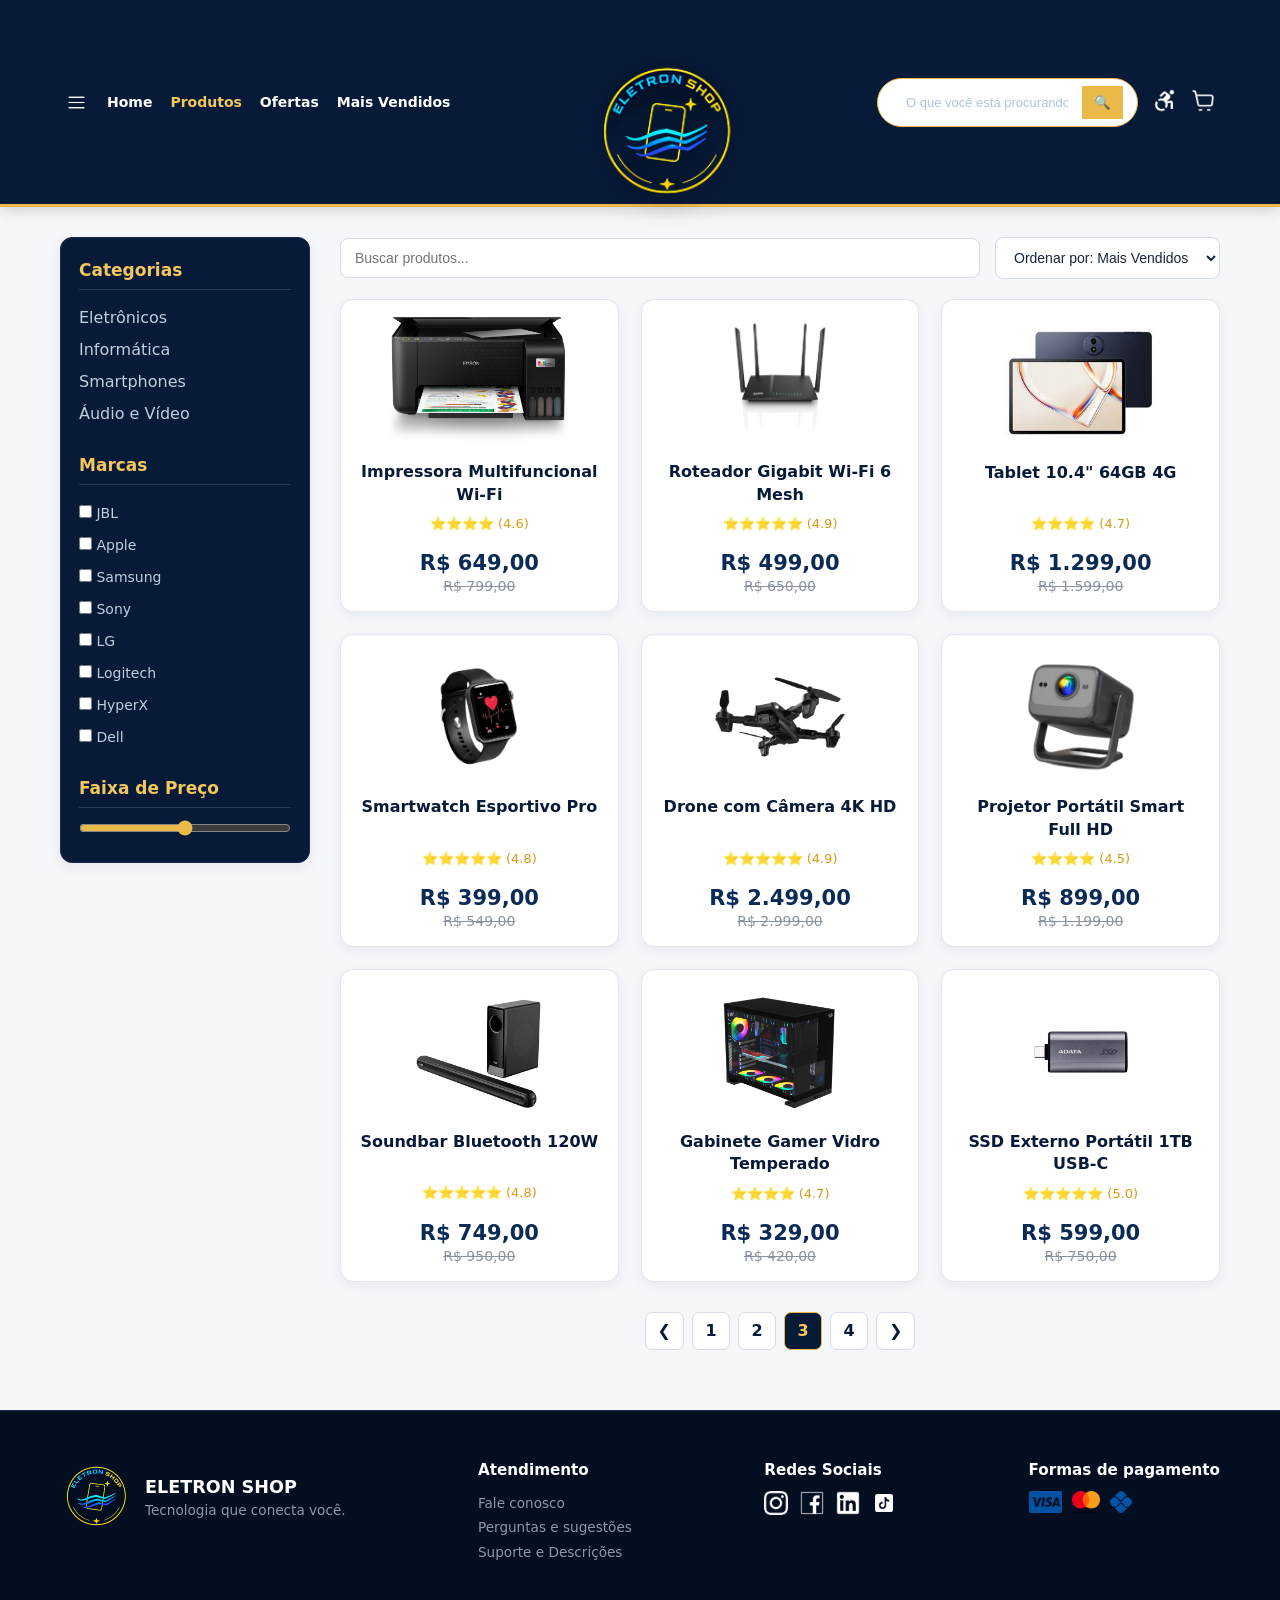
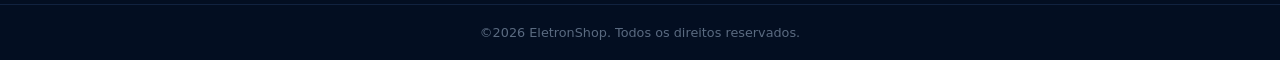
<file: produtos3.html>
<!DOCTYPE html>
<html lang="pt-BR">
<head>
  <meta charset="UTF-8">
  <meta name="viewport" content="width=device-width, initial-scale=1.0">
  <title>EletronShop - Produtos (Página 3)</title>
  <link rel="stylesheet" href="css/style.css">
</head>

<body class="page-produtos3">

  <!-- CABEÇALHO -->
  <header class="cabecalho-principal">
    <div class="header-container container">

      <nav class="nav-links">
        <a href="#" class="icone-menu-hamburguer">
          <img src="assets/compartilhados/iconmenu.png" alt="Menu">
        </a>
        <a href="index.html">Home</a>
        <a href="produtos.html" class="ativo">Produtos</a>
        <a href="ofertas.html">Ofertas</a>
        <a href="maisvendidos.html">Mais Vendidos</a>
      </nav>

      <div class="logo-area">
        <a href="index.html">
          <img src="assets/compartilhados/logo.png" alt="EletronShop Logo">
        </a>
      </div>

      <div class="acoes-usuario">
        <div class="caixa-pesquisa">
          <input type="text" placeholder="O que você está procurando?">
          <button class="icone-pesquisa" aria-label="Buscar">🔍</button>
        </div>
        <a href="#" class="icone-btn">
          <img src="assets/compartilhados/iconacessibilidade.png" alt="Acessibilidade">
        </a>
        <a href="#" class="icone-btn">
          <img src="assets/compartilhados/iconcarrinho.png" alt="Carrinho">
        </a>
      </div>

    </div>
  </header>

  <!-- CONTEÚDO PRINCIPAL -->
  <main class="container layout-produtos">

    <!-- FILTROS -->
    <aside class="sidebar-filtros">

      <div class="bloco-filtro">
        <h3>Categorias</h3>
        <ul>
          <li><a href="#">Eletrônicos</a></li>
          <li><a href="#">Informática</a></li>
          <li><a href="#">Smartphones</a></li>
          <li><a href="#">Áudio e Vídeo</a></li>
        </ul>
      </div>

      <div class="bloco-filtro">
        <h3>Marcas</h3>
        <ul>
          <li><label><input type="checkbox"> JBL</label></li>
          <li><label><input type="checkbox"> Apple</label></li>
          <li><label><input type="checkbox"> Samsung</label></li>
          <li><label><input type="checkbox"> Sony</label></li>
          <li><label><input type="checkbox"> LG</label></li>
          <li><label><input type="checkbox"> Logitech</label></li>
          <li><label><input type="checkbox"> HyperX</label></li>
          <li><label><input type="checkbox"> Dell</label></li>
        </ul>
      </div>

      <div class="bloco-filtro">
        <h3>Faixa de Preço</h3>
        <input type="range" min="0" max="5000" aria-label="Faixa de preço">
      </div>

    </aside>

    <!-- VITRINE -->
    <section class="vitrine-conteudo">

      <div class="catalogo-topo">
        <div class="caixa-busca-vitrine">
          <input type="text" placeholder="Buscar produtos..." aria-label="Buscar produtos">
        </div>

        <div class="seletor-ordenacao">
          <select aria-label="Ordenar produtos">
            <option>Ordenar por: Mais Vendidos</option>
            <option>Menor Preço</option>
            <option>Maior Preço</option>
            <option>Melhores Avaliações</option>
          </select>
        </div>
      </div>

      <!-- PRODUTOS DA PÁGINA 3 -->
      <div class="grid-produtos-catalogo">

        <article class="card-produto">
          <img src="assets/produtos3/prod3-impressora.png" alt="Impressora Multifuncional">
          <h4>Impressora Multifuncional Wi-Fi</h4>
          <div class="avaliacao">⭐⭐⭐⭐ (4.6)</div>
          <p class="preco-atual">R$ 649,00</p>
          <p class="preco-antigo">R$ 799,00</p>
        </article>

        <article class="card-produto">
          <img src="assets/produtos3/prod3-roteador.png" alt="Roteador Wi-Fi 6">
          <h4>Roteador Gigabit Wi-Fi 6 Mesh</h4>
          <div class="avaliacao">⭐⭐⭐⭐⭐ (4.9)</div>
          <p class="preco-atual">R$ 499,00</p>
          <p class="preco-antigo">R$ 650,00</p>
        </article>

        <article class="card-produto">
          <img src="assets/produtos3/prod3-tablet.jpg" alt="Tablet 10 polegadas">
          <h4>Tablet 10.4" 64GB 4G</h4>
          <div class="avaliacao">⭐⭐⭐⭐ (4.7)</div>
          <p class="preco-atual">R$ 1.299,00</p>
          <p class="preco-antigo">R$ 1.599,00</p>
        </article>

        <article class="card-produto">
          <img src="assets/produtos3/prod3-smartwatch.png" alt="Smartwatch Esportivo">
          <h4>Smartwatch Esportivo Pro</h4>
          <div class="avaliacao">⭐⭐⭐⭐⭐ (4.8)</div>
          <p class="preco-atual">R$ 399,00</p>
          <p class="preco-antigo">R$ 549,00</p>
        </article>

        <article class="card-produto">
          <img src="assets/produtos3/prod3-drone.png" alt="Drone com Câmera 4K">
          <h4>Drone com Câmera 4K HD</h4>
          <div class="avaliacao">⭐⭐⭐⭐⭐ (4.9)</div>
          <p class="preco-atual">R$ 2.499,00</p>
          <p class="preco-antigo">R$ 2.999,00</p>
        </article>

        <article class="card-produto">
          <img src="assets/produtos3/prod3-projetor.png" alt="Projetor Portátil LED">
          <h4>Projetor Portátil Smart Full HD</h4>
          <div class="avaliacao">⭐⭐⭐⭐ (4.5)</div>
          <p class="preco-atual">R$ 899,00</p>
          <p class="preco-antigo">R$ 1.199,00</p>
        </article>

        <article class="card-produto">
          <img src="assets/produtos3/prod3-bar.jpg" alt="Soundbar para TV">
          <h4>Soundbar Bluetooth 120W</h4>
          <div class="avaliacao">⭐⭐⭐⭐⭐ (4.8)</div>
          <p class="preco-atual">R$ 749,00</p>
          <p class="preco-antigo">R$ 950,00</p>
        </article>

        <article class="card-produto">
          <img src="assets/produtos3/prod3-gabinete.png" alt="Gabinete Gamer RGB">
          <h4>Gabinete Gamer Vidro Temperado</h4>
          <div class="avaliacao">⭐⭐⭐⭐ (4.7)</div>
          <p class="preco-atual">R$ 329,00</p>
          <p class="preco-antigo">R$ 420,00</p>
        </article>

        <article class="card-produto">
          <img src="assets/produtos3/prod3-usb.png" alt="SSD Externo Portátil 1TB">
          <h4>SSD Externo Portátil 1TB USB-C</h4>
          <div class="avaliacao">⭐⭐⭐⭐⭐ (5.0)</div>
          <p class="preco-atual">R$ 599,00</p>
          <p class="preco-antigo">R$ 750,00</p>
        </article>

      </div>

      <!-- PAGINAÇÃO: PÁGINA 3 ATIVA -->
      <nav class="paginacao" aria-label="Paginação dos produtos">
        <a href="produtos2.html" class="pagina-btn" aria-label="Página anterior">❮</a>
        <a href="produtos.html" class="pagina-btn">1</a>
        <a href="produtos2.html" class="pagina-btn">2</a>
        <a href="produtos3.html" class="pagina-btn ativa" aria-current="page">3</a>
        <a href="produtos4.html" class="pagina-btn">4</a>
        <a href="produtos4.html" class="pagina-btn" aria-label="Próxima página">❯</a>
      </nav>

    </section>
  </main>

  <!-- 7. RODAPÉ COMPLETO -->
  <footer class="rodape-principal" style="background-color: #030e21; border-top: 1px solid #1a2b4c; padding: 50px 0 20px 0;">
    <div class="container" style="max-width: 1200px; margin: 0 auto; padding: 0 20px; display: flex; justify-content: space-between; align-items: flex-start; flex-wrap: wrap; gap: 30px;">
         
      <!-- LOGO E MARCA -->
      <div style="display: flex; align-items: center; gap: 15px;">
        <img src="assets/compartilhados/logo.png" alt="Eletron Shop" style="width: 70px;">
        <div>
          <h3 style="color: #fff; margin: 0; font-size: 1.1rem;">ELETRON SHOP</h3>
          <p style="color: #8a99ad; margin-top: 5px; font-size: 0.85rem;">Tecnologia que conecta você.</p>
        </div>
      </div>

            <!-- ATENDIMENTO -->
      <div>
        <h4 style="color: #fff; margin-bottom: 12px; font-size: 0.95rem;">Atendimento</h4>
        <ul style="list-style: none; padding: 0; color: #8a99ad; font-size: 0.85rem; line-height: 1.8;">
          <li><a href="#" style="color: #8a99ad; text-decoration: none;">Fale conosco</a></li>
          <li><a href="#" style="color: #8a99ad; text-decoration: none;">Perguntas e sugestões</a></li>
          <li><a href="#" style="color: #8a99ad; text-decoration: none;">Suporte e Descrições</a></li>
        </ul>
      </div>

            <!-- REDES SOCIAIS COM OS ICONS -->
      <div>
        <h4 style="color: #fff; margin-bottom: 12px; font-size: 0.95rem;">Redes Sociais</h4>
        <div style="display: flex; gap: 12px; align-items: center;">
          <a href="#"><img src="assets/compartilhados/iconinsta.png" alt="Instagram" style="width: 24px; height: 24px;"></a>
          <a href="#"><img src="assets/compartilhados/iconfacebook.png" alt="Facebook" style="width: 24px; height: 24px;"></a>
          <a href="#"><img src="assets/compartilhados/iconlinkedin.png" alt="LinkedIn" style="width: 24px; height: 24px;"></a>
          <a href="#"><img src="assets/compartilhados/icontiktok.png" alt="Tiktok" style="width: 24px; height: 24px;"></a>
        </div>
      </div>

       <!-- FORMAS DE PAGAMENTO -->
      <div>
        <h4 style="color: #fff; margin-bottom: 12px; font-size: 0.95rem;">Formas de pagamento</h4>
        <div style="display: flex; gap: 10px; align-items: center;">
          <img src="assets/compartilhados/pagamento-visa.png" alt="Visa" style="height: 22px;">
          <img src="assets/compartilhados/pagamento-mastercard.png" alt="Mastercard" style="height: 22px;">
          <img src="assets/compartilhados/pagamento-pix.png" alt="Outro Pagamento" style="height: 22px;">
        </div>
      </div>

    </div>
<!-- COPYRIGHT -->
    <div style="text-align: center; border-top: 1px solid #11223f; margin-top: 40px; padding-top: 20px; color: #5a6a80; font-size: 0.8rem;">
      ©2026 EletronShop. Todos os direitos reservados.
    </div>
  </footer>

</body>
</html>
</file>
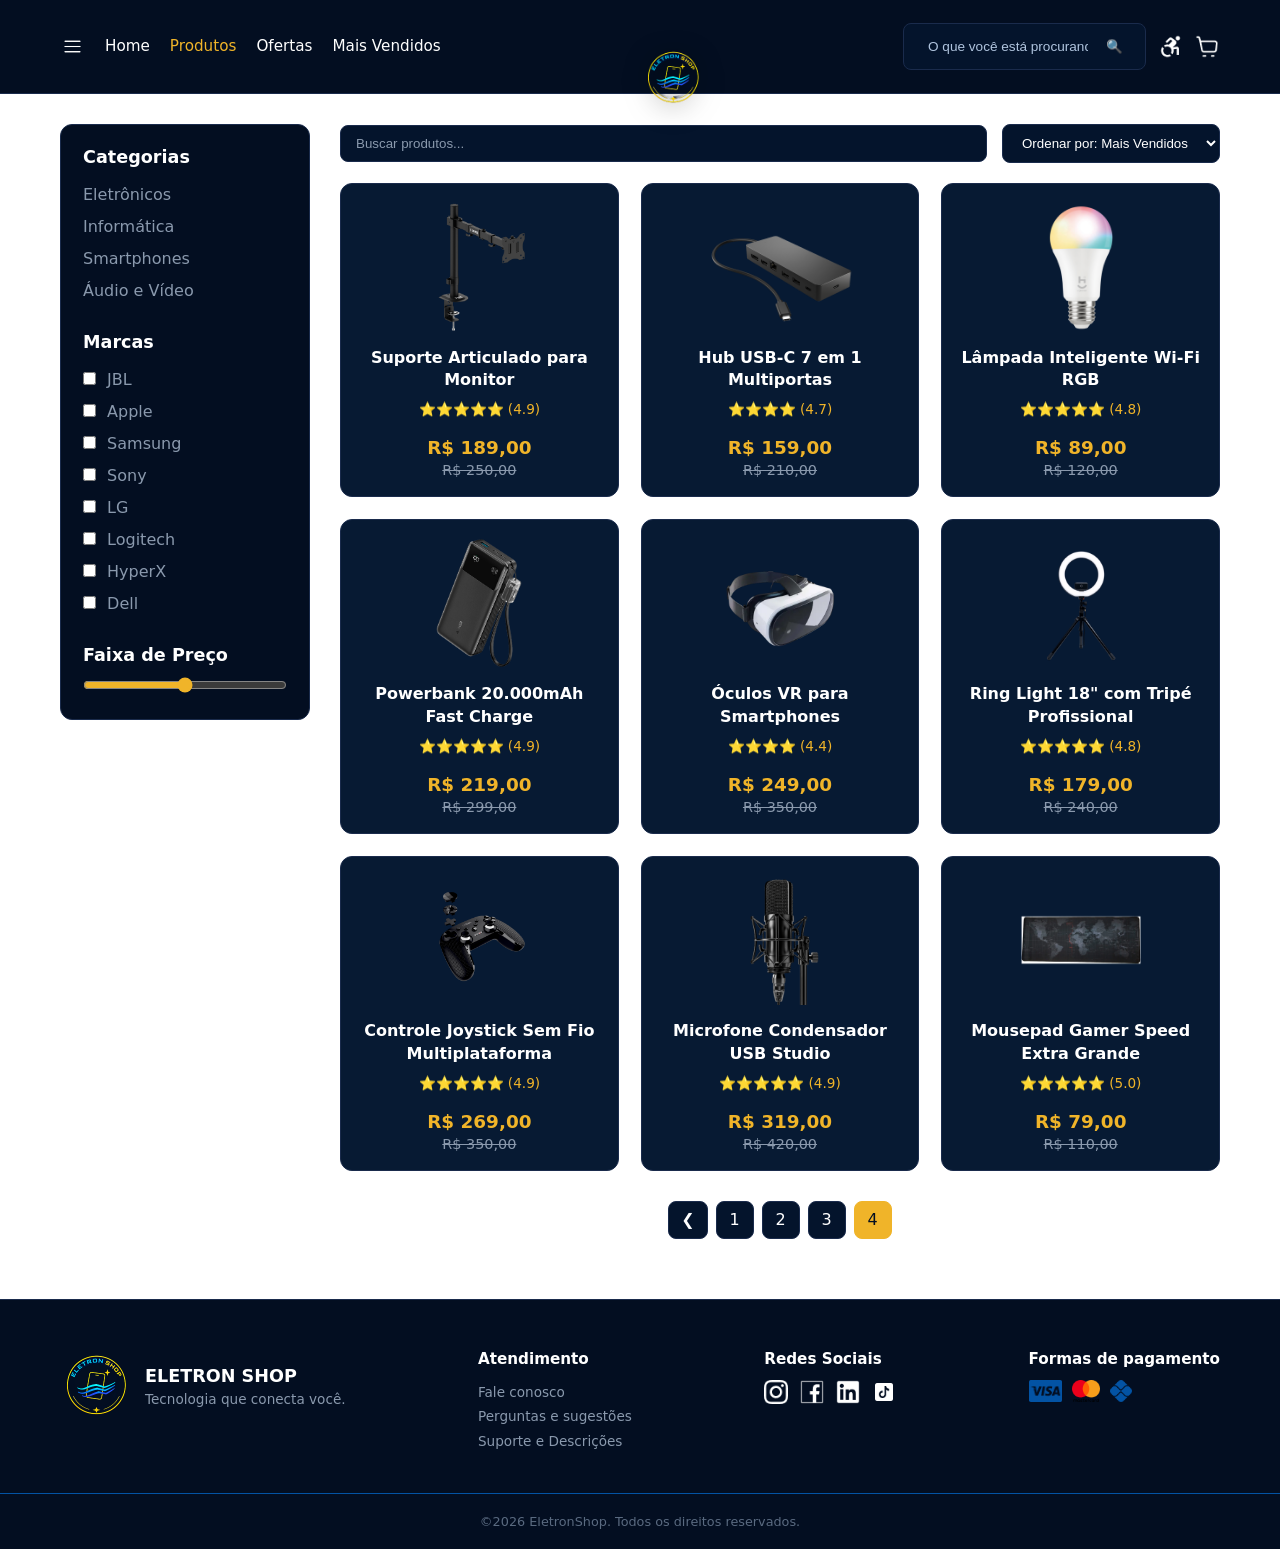
<file: produtos4.html>
<!DOCTYPE html>
<html lang="pt-BR">
<head>
  <meta charset="UTF-8">
  <meta name="viewport" content="width=device-width, initial-scale=1.0">
  <title>EletronShop - Produtos (Página 4)</title>
  <link rel="stylesheet" href="css/style.css">
</head>
<body class="page-produtos4">

  <!-- CABEÇALHO -->
  <header class="cabecalho-principal">
    <div class="header-container container">

      <nav class="nav-links">
        <a href="#" class="icone-menu-hamburguer">
          <img src="assets/compartilhados/iconmenu.png" alt="Menu">
        </a>
        <a href="index.html">Home</a>
        <a href="produtos.html" class="ativo">Produtos</a>
        <a href="ofertas.html">Ofertas</a>
        <a href="maisvendidos.html">Mais Vendidos</a>
      </nav>

      <div class="logo-area">
        <a href="index.html">
          <img src="assets/compartilhados/logo.png" alt="EletronShop Logo">
        </a>
      </div>

      <div class="acoes-usuario">
        <div class="caixa-pesquisa">
          <input type="text" placeholder="O que você está procurando?">
          <button class="icone-pesquisa" aria-label="Buscar">🔍</button>
        </div>
        <a href="#" class="icone-btn">
          <img src="assets/compartilhados/iconacessibilidade.png" alt="Acessibilidade">
        </a>
        <a href="#" class="icone-btn">
          <img src="assets/compartilhados/iconcarrinho.png" alt="Carrinho">
        </a>
      </div>

    </div>
  </header>


  <!-- CONTEÚDO PRINCIPAL -->
  <main class="container layout-produtos">

    <!-- FILTROS LATERAIS -->
    <aside class="sidebar-filtros">

      <div class="bloco-filtro">
        <h3>Categorias</h3>
        <ul>
          <li><a href="#">Eletrônicos</a></li>
          <li><a href="#">Informática</a></li>
          <li><a href="#">Smartphones</a></li>
          <li><a href="#">Áudio e Vídeo</a></li>
        </ul>
      </div>

      <div class="bloco-filtro">
        <h3>Marcas</h3>
        <ul>
          <li><label><input type="checkbox"> JBL</label></li>
          <li><label><input type="checkbox"> Apple</label></li>
          <li><label><input type="checkbox"> Samsung</label></li>
          <li><label><input type="checkbox"> Sony</label></li>
          <li><label><input type="checkbox"> LG</label></li>
          <li><label><input type="checkbox"> Logitech</label></li>
          <li><label><input type="checkbox"> HyperX</label></li>
          <li><label><input type="checkbox"> Dell</label></li>
        </ul>
      </div>

      <div class="bloco-filtro">
        <h3>Faixa de Preço</h3>
        <input type="range" min="0" max="5000" aria-label="Faixa de preço">
      </div>

    </aside>

    <!-- VITRINE DE PRODUTOS -->
    <section class="vitrine-conteudo">

      <div class="catalogo-topo">
        <div class="caixa-busca-vitrine">
          <input type="text" placeholder="Buscar produtos..." aria-label="Buscar produtos na página">
        </div>

        <div class="seletor-ordenacao">
          <select aria-label="Ordenar produtos">
            <option>Ordenar por: Mais Vendidos</option>
            <option>Menor Preço</option>
            <option>Maior Preço</option>
            <option>Melhores Avaliações</option>
          </select>
        </div>
      </div>

      <!-- GRADE DE PRODUTOS -->
      <div class="grid-produtos-catalogo">

        <!-- Produto 28 -->
        <article class="card-produto">
          <img src="assets/produtos4/prod4-suporte.png" alt="Suporte para Monitor">
          <h4>Suporte Articulado para Monitor</h4>
          <div class="avaliacao">⭐⭐⭐⭐⭐ (4.9)</div>
          <p class="preco-atual">R$ 189,00</p>
          <p class="preco-antigo">R$ 250,00</p>
        </article>

        <!-- Produto 29 -->
        <article class="card-produto">
          <img src="assets/produtos4/prod4-multiportas.png" alt="Hub USB-C">
          <h4>Hub USB-C 7 em 1 Multiportas</h4>
          <div class="avaliacao">⭐⭐⭐⭐ (4.7)</div>
          <p class="preco-atual">R$ 159,00</p>
          <p class="preco-antigo">R$ 210,00</p>
        </article>

        <!-- Produto 30 -->
        <article class="card-produto">
          <img src="assets/produtos4/prod4-lampada.png" alt="Lâmpada Inteligente RGB">
          <h4>Lâmpada Inteligente Wi-Fi RGB</h4>
          <div class="avaliacao">⭐⭐⭐⭐⭐ (4.8)</div>
          <p class="preco-atual">R$ 89,00</p>
          <p class="preco-antigo">R$ 120,00</p>
        </article>

        <!-- Produto 31 -->
        <article class="card-produto">
          <img src="assets/produtos4/prod4-powerbank.png" alt="Carregador Portátil Powerbank">
          <h4>Powerbank 20.000mAh Fast Charge</h4>
          <div class="avaliacao">⭐⭐⭐⭐⭐ (4.9)</div>
          <p class="preco-atual">R$ 219,00</p>
          <p class="preco-antigo">R$ 299,00</p>
        </article>

        <!-- Produto 32 -->
        <article class="card-produto">
          <img src="assets/produtos4/prod4-oculosvirtual.png" alt="Óculos de Realidade Virtual">
          <h4>Óculos VR para Smartphones</h4>
          <div class="avaliacao">⭐⭐⭐⭐ (4.4)</div>
          <p class="preco-atual">R$ 249,00</p>
          <p class="preco-antigo">R$ 350,00</p>
        </article>

        <!-- Produto 33 -->
        <article class="card-produto">
          <img src="assets/produtos4/prod4-ringlight.png" alt="Ring Light com Tripé">
          <h4>Ring Light 18" com Tripé Profissional</h4>
          <div class="avaliacao">⭐⭐⭐⭐⭐ (4.8)</div>
          <p class="preco-atual">R$ 179,00</p>
          <p class="preco-antigo">R$ 240,00</p>
        </article>

        <!-- Produto 34 -->
        <article class="card-produto">
          <img src="assets/produtos4/prod4-console.png" alt="Controle Joystick Bluetooth">
          <h4>Controle Joystick Sem Fio Multiplataforma</h4>
          <div class="avaliacao">⭐⭐⭐⭐⭐ (4.9)</div>
          <p class="preco-atual">R$ 269,00</p>
          <p class="preco-antigo">R$ 350,00</p>
        </article>

        <!-- Produto 35 -->
        <article class="card-produto">
          <img src="assets/produtos4/prod4-microfone.png" alt="Microfone Condensador Studio">
          <h4>Microfone Condensador USB Studio</h4>
          <div class="avaliacao">⭐⭐⭐⭐⭐ (4.9)</div>
          <p class="preco-atual">R$ 319,00</p>
          <p class="preco-antigo">R$ 420,00</p>
        </article>

        <!-- Produto 36 -->
        <article class="card-produto">
          <img src="assets/produtos4/prod4-mousepad.jpg" alt="Mousepad Gamer Grande Speed">
          <h4>Mousepad Gamer Speed Extra Grande</h4>
          <div class="avaliacao">⭐⭐⭐⭐⭐ (5.0)</div>
          <p class="preco-atual">R$ 79,00</p>
          <p class="preco-antigo">R$ 110,00</p>
        </article>

      </div>

      <!-- PAGINAÇÃO -->
      <nav class="paginacao" aria-label="Paginação dos produtos">
        <a href="produtos3.html" class="pagina-btn" aria-label="Página anterior">❮</a>
        <a href="produtos.html" class="pagina-btn">1</a>
        <a href="produtos2.html" class="pagina-btn">2</a>
        <a href="produtos3.html" class="pagina-btn">3</a>
        <a href="produtos4.html" class="pagina-btn ativa" aria-current="page">4</a>
      </nav>

    </section>
  </main>

  <!-- 7. RODAPÉ COMPLETO -->
  <footer class="rodape-principal" style="background-color: #030e21; border-top: 1px solid #1a2b4c; padding: 50px 0 20px 0;">
    <div class="container" style="max-width: 1200px; margin: 0 auto; padding: 0 20px; display: flex; justify-content: space-between; align-items: flex-start; flex-wrap: wrap; gap: 30px;">
         
      <!-- LOGO E MARCA -->
      <div style="display: flex; align-items: center; gap: 15px;">
        <img src="assets/compartilhados/logo.png" alt="Eletron Shop" style="width: 70px;">
        <div>
          <h3 style="color: #fff; margin: 0; font-size: 1.1rem;">ELETRON SHOP</h3>
          <p style="color: #8a99ad; margin-top: 5px; font-size: 0.85rem;">Tecnologia que conecta você.</p>
        </div>
      </div>

            <!-- ATENDIMENTO -->
      <div>
        <h4 style="color: #fff; margin-bottom: 12px; font-size: 0.95rem;">Atendimento</h4>
        <ul style="list-style: none; padding: 0; color: #8a99ad; font-size: 0.85rem; line-height: 1.8;">
          <li><a href="#" style="color: #8a99ad; text-decoration: none;">Fale conosco</a></li>
          <li><a href="#" style="color: #8a99ad; text-decoration: none;">Perguntas e sugestões</a></li>
          <li><a href="#" style="color: #8a99ad; text-decoration: none;">Suporte e Descrições</a></li>
        </ul>
      </div>

            <!-- REDES SOCIAIS COM OS ICONS -->
      <div>
        <h4 style="color: #fff; margin-bottom: 12px; font-size: 0.95rem;">Redes Sociais</h4>
        <div style="display: flex; gap: 12px; align-items: center;">
          <a href="#"><img src="assets/compartilhados/iconinsta.png" alt="Instagram" style="width: 24px; height: 24px;"></a>
          <a href="#"><img src="assets/compartilhados/iconfacebook.png" alt="Facebook" style="width: 24px; height: 24px;"></a>
          <a href="#"><img src="assets/compartilhados/iconlinkedin.png" alt="LinkedIn" style="width: 24px; height: 24px;"></a>
          <a href="#"><img src="assets/compartilhados/icontiktok.png" alt="Tiktok" style="width: 24px; height: 24px;"></a>
        </div>
      </div>

       <!-- FORMAS DE PAGAMENTO -->
      <div>
        <h4 style="color: #fff; margin-bottom: 12px; font-size: 0.95rem;">Formas de pagamento</h4>
        <div style="display: flex; gap: 10px; align-items: center;">
          <img src="assets/compartilhados/pagamento-visa.png" alt="Visa" style="height: 22px;">
          <img src="assets/compartilhados/pagamento-mastercard.png" alt="Mastercard" style="height: 22px;">
          <img src="assets/compartilhados/pagamento-pix.png" alt="Outro Pagamento" style="height: 22px;">
        </div>
      </div>

    </div>
<!-- COPYRIGHT -->
    <div style="text-align: center; border-top: 1px solid #0353A4; margin-top: 40px; padding-top: 20px; color: #5a6a80; font-size: 0.8rem;">
      ©2026 EletronShop. Todos os direitos reservados.
    </div>
  </footer>

</body>
</html>
</file>
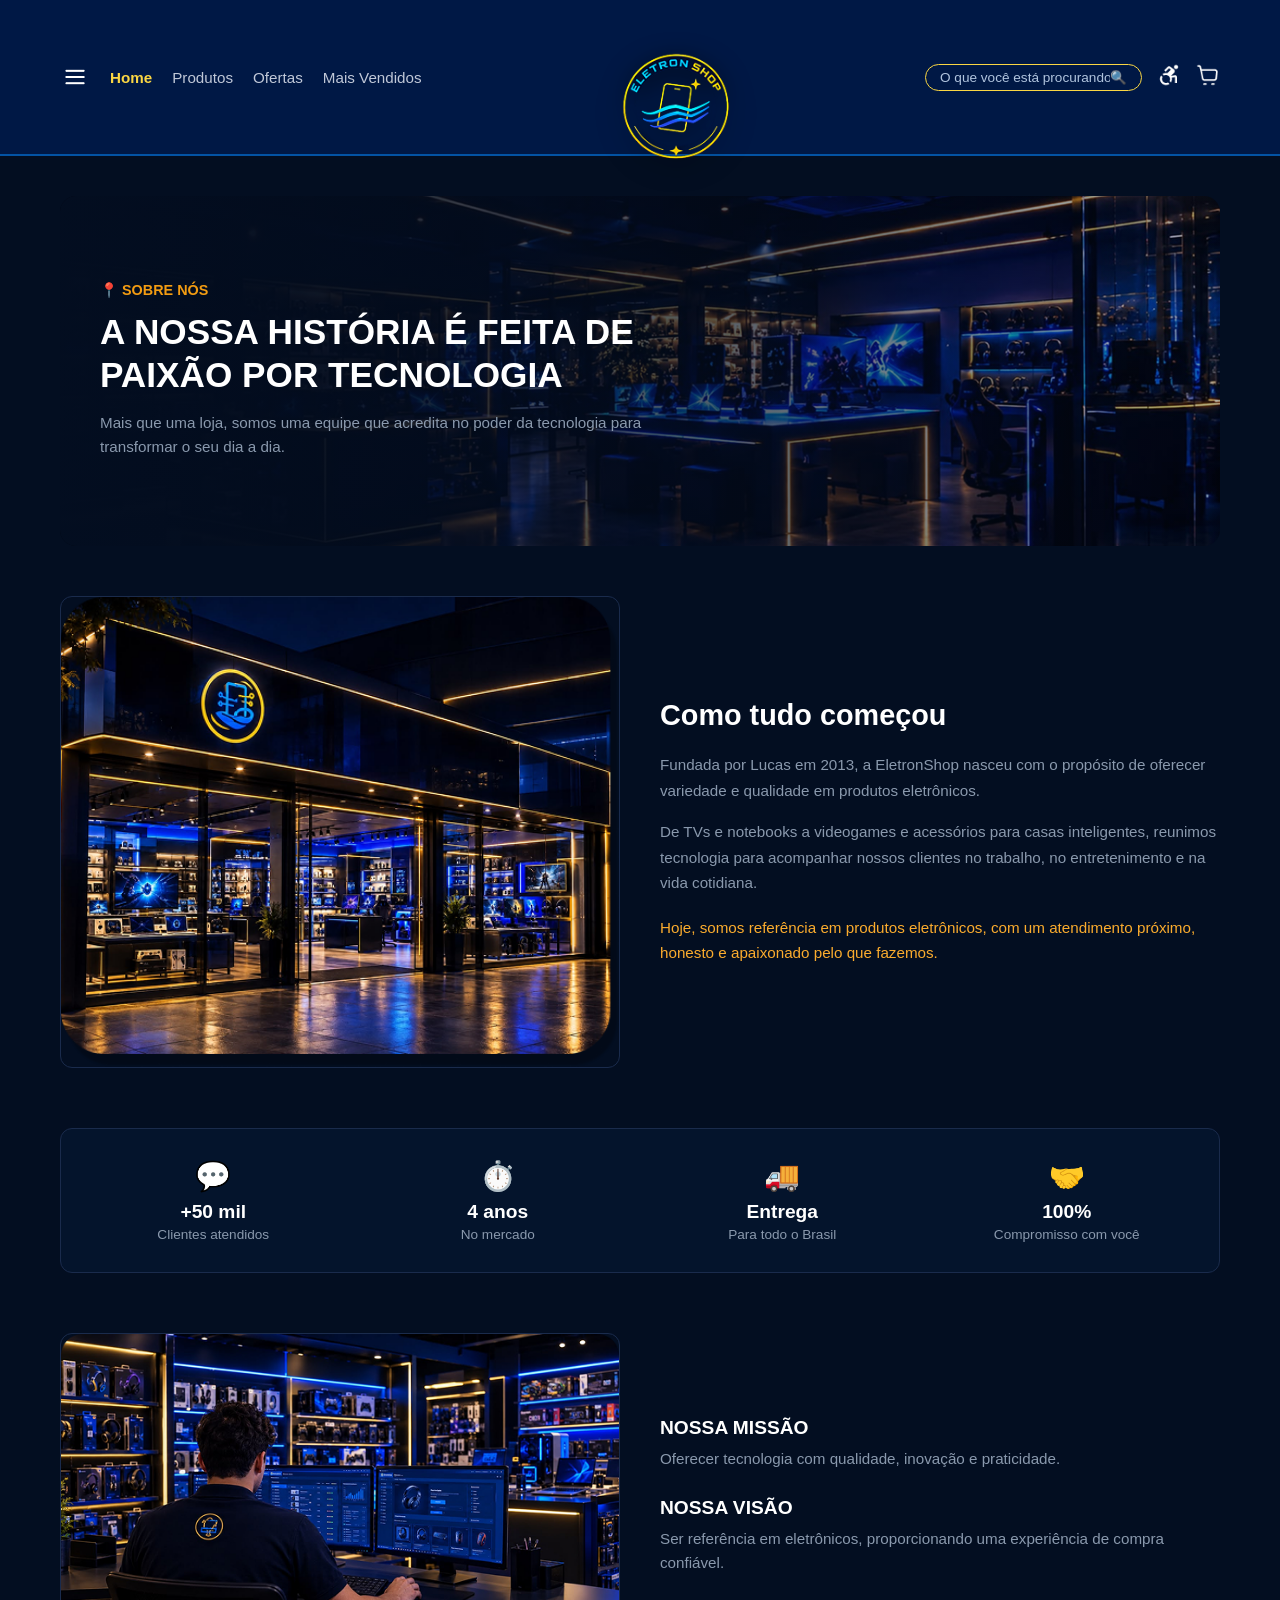
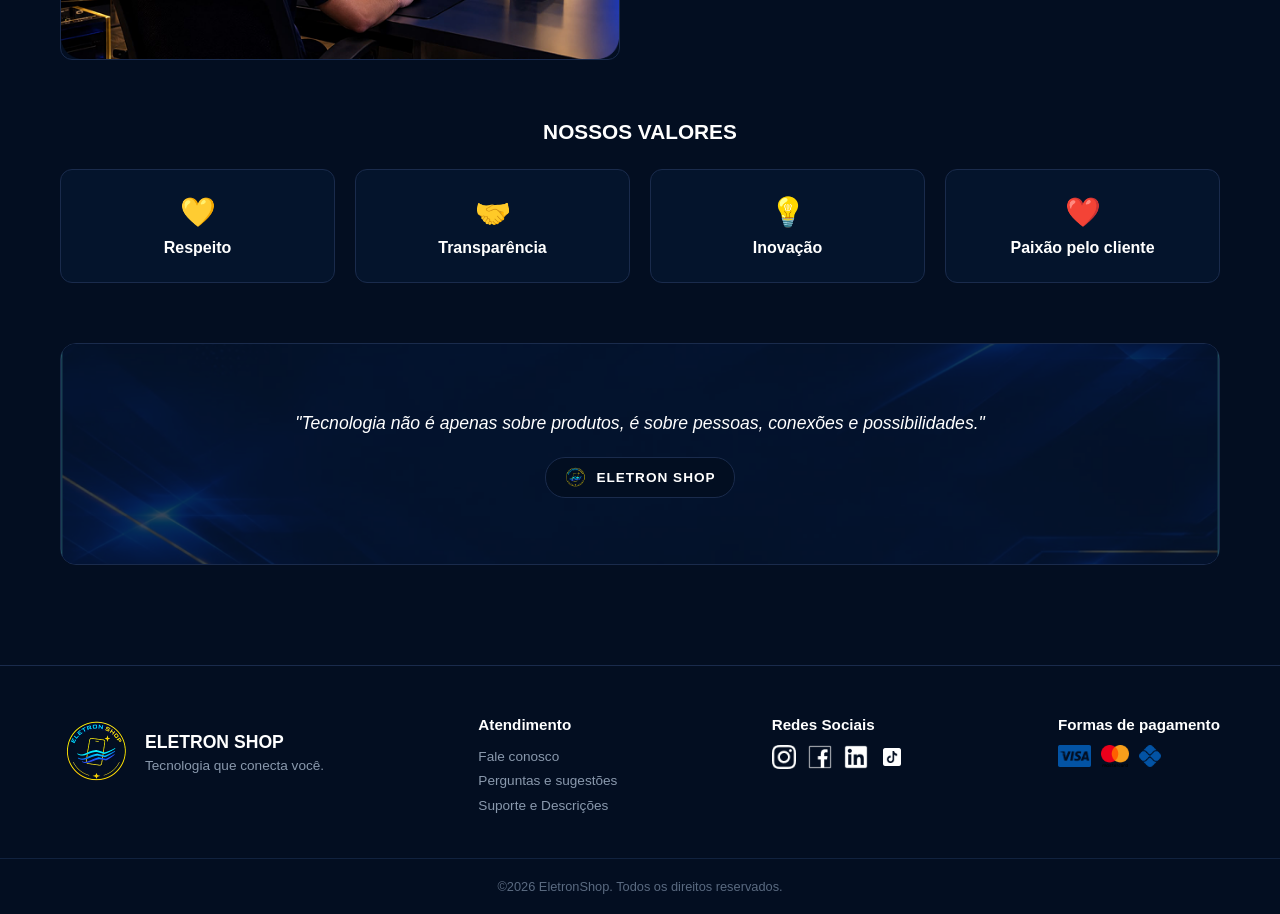
<file: sobre.html>
<!DOCTYPE html>
<html lang="pt-BR">
<head>
  <meta charset="UTF-8">
  <meta name="viewport" content="width=device-width, initial-scale=1.0">
  <title>EletronShop - Sobre Nós</title>
  <link rel="stylesheet" href="css/style.css">
</head>

    <!-- HEADER DE NAVEGAÇÃO -->
    <header class="cabecalho-principal">
        <div class="header-container container">
            
            <!-- LINKS DO MENU -->
            <nav class="nav-links">
              <a href="#" class="icone-menu-hamburguer">
                <img src="assets/compartilhados/iconmenu.png" alt="Menu">
              </a>
                <a href="index.html" class="ativo">Home</a>
                <a href="produtos.html">Produtos</a>
                <a href="ofertas.html">Ofertas</a>
                <a href="maisvendidos.html">Mais Vendidos</a>
            </nav>

            <!-- LOGO CENTRAL -->
            <div class="logo-area">
                <a href="index.html">
                    <img src="assets/compartilhados/logo.png" alt="EletronShop Logo">
                </a>
            </div>

            <!-- PESQUISA E ÍCONES DIREITA -->
            <div class="acoes-usuario">
                <div class="caixa-pesquisa">
                    <input type="text" placeholder="O que você está procurando?">
                    <button class="icone-pesquisa">🔍</button>
                </div>
                <a href="#" class="icone-btn">
                    <img src="assets/compartilhados/iconacessibilidade.png" alt="Acessibilidade">
                </a>
                <a href="#" class="icone-btn">
                    <img src="assets/compartilhados/iconcarrinho.png" alt="Carrinho">
                </a>
            </div>

        </div>
    </header>
    
<body style="background-color: #030e21; color: #fff; font-family: sans-serif; margin: 0; padding: 0;">
<!-- CONTEÚDO PRINCIPAL -->
  <main class="container" style="max-width: 1200px; margin: 0 auto; padding: 40px 20px;">


    <!-- 1. BANNER PRINCIPAL DO TOPO  -->
    <section class="banner-sobre-topo" style="position: relative; border-radius: 16px; overflow: hidden; margin-bottom: 50px;">
      <!-- Imagem de fundo do banner -->
      <img src="assets/sobre/sobre-banner.png" alt="Banner EletronShop" style="width: 100%; height: 350px; object-fit: cover; display: block;">
      
      <!-- Sobreposição de texto por cima da imagem -->
      <div style="position: absolute; top: 0; left: 0; width: 100%; height: 100%; background: linear-gradient(90deg, rgba(3,14,33,0.95) 0%, rgba(3,14,33,0.6) 60%, rgba(3,14,33,0.2) 100%); display: flex; align-items: center; padding: 0 40px;">
        <div style="max-width: 550px;">
          <span style="color: #f39c12; font-size: 0.9rem; font-weight: bold; text-transform: uppercase; display: flex; align-items: center; gap: 8px; margin-bottom: 12px;">
            📍 Sobre Nós
          </span>
          <h1 style="font-size: 2.2rem; line-height: 1.2; margin-bottom: 15px; font-weight: 800; color: #fff;">
            A NOSSA HISTÓRIA É FEITA DE PAIXÃO POR TECNOLOGIA
          </h1>
          <p style="color: #8a99ad; font-size: 0.95rem; line-height: 1.6; margin: 0;">
            Mais que uma loja, somos uma equipe que acredita no poder da tecnologia para transformar o seu dia a dia.
          </p>
        </div>
      </div>
    </section>
     <!-- 2. COMO TUDO COMEÇOU -->
    <section class="bloco-historia" style="display: flex; gap: 40px; align-items: center; margin-bottom: 60px;">
      <!-- Imagem da Fachada -->
      <div style="flex: 1; min-width: 45%;">
        <img src="assets/sobre/sobre-fachada.png" alt="Fachada EletronShop" style="width: 100%; height: auto; border-radius: 12px; display: block; border: 1px solid #1a2b4c;">
      </div>

      <!-- Texto Institucional -->
      <div style="flex: 1;">
        <h2 style="font-size: 1.8rem; margin-bottom: 20px; color: #fff;">Como tudo começou</h2>
        <p style="color: #8a99ad; font-size: 0.95rem; line-height: 1.7; margin-bottom: 15px;">
          Fundada por Lucas em 2013, a EletronShop nasceu com o propósito de oferecer variedade e qualidade em produtos eletrônicos.
        </p>
        <p style="color: #8a99ad; font-size: 0.95rem; line-height: 1.7; margin-bottom: 20px;">
          De TVs e notebooks a videogames e acessórios para casas inteligentes, reunimos tecnologia para acompanhar nossos clientes no trabalho, no entretenimento e na vida cotidiana.
        </p>
        <p style="color: #fbac2e; font-size: 0.95rem; font-weight: 500; line-height: 1.6;">
          Hoje, somos referência em produtos eletrônicos, com um atendimento próximo, honesto e apaixonado pelo que fazemos.
        </p>
      </div>
    </section>

    <!-- 3. BARRA DE ESTATÍSTICAS (4 CARTOES) -->
    <section class="estatisticas-grid" style="display: grid; grid-template-columns: repeat(4, 1fr); gap: 20px; background-color: #04142c; border: 1px solid #1a2b4c; border-radius: 12px; padding: 30px 20px; text-align: center; margin-bottom: 60px;">
      <div>
        <div style="font-size: 1.8rem; margin-bottom: 8px;">💬</div>
        <div style="font-size: 1.2rem; font-weight: bold; color: #fff; margin-bottom: 4px;">+50 mil</div>
        <div style="font-size: 0.85rem; color: #8a99ad;">Clientes atendidos</div>
      </div>
      <div>
        <div style="font-size: 1.8rem; margin-bottom: 8px;">⏱️</div>
        <div style="font-size: 1.2rem; font-weight: bold; color: #fff; margin-bottom: 4px;">4 anos</div>
        <div style="font-size: 0.85rem; color: #8a99ad;">No mercado</div>
      </div>
      <div>
        <div style="font-size: 1.8rem; margin-bottom: 8px;">🚚</div>
        <div style="font-size: 1.2rem; font-weight: bold; color: #fff; margin-bottom: 4px;">Entrega</div>
        <div style="font-size: 0.85rem; color: #8a99ad;">Para todo o Brasil</div>
      </div>
      <div>
        <div style="font-size: 1.8rem; margin-bottom: 8px;">🤝</div>
        <div style="font-size: 1.2rem; font-weight: bold; color: #fff; margin-bottom: 4px;">100%</div>
        <div style="font-size: 0.85rem; color: #8a99ad;">Compromisso com você</div>
      </div>
    </section>
    <!-- 4. MISSÃO E VISÃO -->
    <section class="bloco-missao-visao" style="display: flex; gap: 40px; align-items: center; margin-bottom: 60px;">
      <div style="flex: 1; min-width: 45%;">
        <img src="assets/sobre/sobre-funcionario.png" alt="Equipe EletronShop" style="width: 100%; height: auto; border-radius: 12px; display: block; border: 1px solid #1a2b4c;">
      </div>
      <div style="flex: 1; display: flex; flex-direction: column; gap: 25px;">
        <div>
          <h3 style="font-size: 1.2rem; color: #fff; margin-bottom: 8px;">NOSSA MISSÃO</h3>
          <p style="color: #8a99ad; font-size: 0.95rem; line-height: 1.6;">
            Oferecer tecnologia com qualidade, inovação e praticidade.
          </p>
        </div>
        <div>
          <h3 style="font-size: 1.2rem; color: #fff; margin-bottom: 8px;">NOSSA VISÃO</h3>
          <p style="color: #8a99ad; font-size: 0.95rem; line-height: 1.6;">
            Ser referência em eletrônicos, proporcionando uma experiência de compra confiável.
          </p>
        </div>
      </div>
    </section>

<!-- 5. NOSSOS VALORES -->
    <section style="margin-bottom: 60px;">
      <h3 style="font-size: 1.3rem; color: #fff; margin-bottom: 25px; text-align: center;">NOSSOS VALORES</h3>
      <div style="display: grid; grid-template-columns: repeat(4, 1fr); gap: 20px;">
        <div style="background-color: #04142c; border: 1px solid #1a2b4c; border-radius: 12px; padding: 25px 15px; text-align: center;">
          <div style="font-size: 1.8rem; margin-bottom: 10px;">💛</div>
          <div style="font-size: 1rem; font-weight: bold; color: #fff;">Respeito</div>
        </div>
        <div style="background-color: #04142c; border: 1px solid #1a2b4c; border-radius: 12px; padding: 25px 15px; text-align: center;">
          <div style="font-size: 1.8rem; margin-bottom: 10px;">🤝</div>
          <div style="font-size: 1rem; font-weight: bold; color: #fff;">Transparência</div>
        </div>
        <div style="background-color: #04142c; border: 1px solid #1a2b4c; border-radius: 12px; padding: 25px 15px; text-align: center;">
          <div style="font-size: 1.8rem; margin-bottom: 10px;">💡</div>
          <div style="font-size: 1rem; font-weight: bold; color: #fff;">Inovação</div>
        </div>
        <div style="background-color: #04142c; border: 1px solid #1a2b4c; border-radius: 12px; padding: 25px 15px; text-align: center;">
          <div style="font-size: 1.8rem; margin-bottom: 10px;">❤️</div>
          <div style="font-size: 1rem; font-weight: bold; color: #fff;">Paixão pelo cliente</div>
        </div>
      </div>
    </section>

<!-- 6. BANNER DE CITAÇÃO  -->
    <section class="banner-citacao" style="position: relative; border-radius: 16px; overflow: hidden; border: 1px solid #1a2b4c; margin-bottom: 60px;">
      <!-- Imagem de fundo do banner de citação -->
      <img src="assets/sobre/banner-citaçao.png" alt="Fundo Citação" style="width: 100%; height: 220px; object-fit: cover; display: block;">
      
      <!-- Conteúdo sobreposto em cima da imagem -->
      <div style="position: absolute; top: 0; left: 0; width: 100%; height: 100%; background: rgba(4, 20, 44, 0.75); display: flex; flex-direction: column; justify-content: center; align-items: center; padding: 30px; text-align: center; box-sizing: border-box;">
        <p style="font-size: 1.1rem; font-style: italic; color: #fff; max-width: 800px; margin: 0 0 20px 0; line-height: 1.6; font-weight: 500;">
          "Tecnologia não é apenas sobre produtos, é sobre pessoas, conexões e possibilidades."
        </p>
        <div style="display: inline-flex; align-items: center; gap: 10px; background-color: rgba(3, 14, 33, 0.9); padding: 8px 18px; border-radius: 20px; border: 1px solid #1a2b4c;">
          <img src="assets/compartilhados/logo.png" alt="EletronShop" style="width: 22px; height: auto;">
          <span style="font-size: 0.85rem; font-weight: bold; color: #fff; letter-spacing: 1px;">ELETRON SHOP</span>
        </div>
      </div>
    </section>
</main> 

  <!-- 7. RODAPÉ COMPLETO -->
  <footer class="rodape-principal" style="background-color: #030e21; border-top: 1px solid #1a2b4c; padding: 50px 0 20px 0;">
    <div class="container" style="max-width: 1200px; margin: 0 auto; padding: 0 20px; display: flex; justify-content: space-between; align-items: flex-start; flex-wrap: wrap; gap: 30px;">
         
      <!-- LOGO E MARCA -->
      <div style="display: flex; align-items: center; gap: 15px;">
        <img src="assets/compartilhados/logo.png" alt="Eletron Shop" style="width: 70px;">
        <div>
          <h3 style="color: #fff; margin: 0; font-size: 1.1rem;">ELETRON SHOP</h3>
          <p style="color: #8a99ad; margin-top: 5px; font-size: 0.85rem;">Tecnologia que conecta você.</p>
        </div>
      </div>

            <!-- ATENDIMENTO -->
      <div>
        <h4 style="color: #fff; margin-bottom: 12px; font-size: 0.95rem;">Atendimento</h4>
        <ul style="list-style: none; padding: 0; color: #8a99ad; font-size: 0.85rem; line-height: 1.8;">
          <li><a href="#" style="color: #8a99ad; text-decoration: none;">Fale conosco</a></li>
          <li><a href="#" style="color: #8a99ad; text-decoration: none;">Perguntas e sugestões</a></li>
          <li><a href="#" style="color: #8a99ad; text-decoration: none;">Suporte e Descrições</a></li>
        </ul>
      </div>

            <!-- REDES SOCIAIS COM OS ICONS -->
      <div>
        <h4 style="color: #fff; margin-bottom: 12px; font-size: 0.95rem;">Redes Sociais</h4>
        <div style="display: flex; gap: 12px; align-items: center;">
          <a href="#"><img src="assets/compartilhados/iconinsta.png" alt="Instagram" style="width: 24px; height: 24px;"></a>
          <a href="#"><img src="assets/compartilhados/iconfacebook.png" alt="Facebook" style="width: 24px; height: 24px;"></a>
          <a href="#"><img src="assets/compartilhados/iconlinkedin.png" alt="LinkedIn" style="width: 24px; height: 24px;"></a>
          <a href="#"><img src="assets/compartilhados/icontiktok.png" alt="Tiktok" style="width: 24px; height: 24px;"></a>
        </div>
      </div>

       <!-- FORMAS DE PAGAMENTO -->
      <div>
        <h4 style="color: #fff; margin-bottom: 12px; font-size: 0.95rem;">Formas de pagamento</h4>
        <div style="display: flex; gap: 10px; align-items: center;">
          <img src="assets/compartilhados/pagamento-visa.png" alt="Visa" style="height: 22px;">
          <img src="assets/compartilhados/pagamento-mastercard.png" alt="Mastercard" style="height: 22px;">
          <img src="assets/compartilhados/pagamento-pix.png" alt="Outro Pagamento" style="height: 22px;">
        </div>
      </div>

    </div>
<!-- COPYRIGHT -->
    <div style="text-align: center; border-top: 1px solid #11223f; margin-top: 40px; padding-top: 20px; color: #5a6a80; font-size: 0.8rem;">
      ©2026 EletronShop. Todos os direitos reservados.
    </div>
  </footer>

</body>
</html>
</file>
<file: css/style.css>
/* ==========================================
   1. VARIÁVEIS GLOBAIS E RESET
   ========================================== */
:root {
  --preto: #0E0D0E;
  --azul-prussia: #001845;
  --cinza-crepusculo: #33415C;
  --azul-safira: #0353A4;
  --ciano: #48BFE3;
  --branco: #FFFFFF;
  --ouro-mostarda: #DBB42C;
  --amarelo-shine: #FAD643;
}

* {
  margin: 0;
  padding: 0;
  box-sizing: border-box;
}

body {
  background-color: var(--branco);
  color: #111;
  font-family: 'Segoe UI', system-ui, sans-serif;
  overflow-x: hidden;
}

a {
  text-decoration: none;
  color: inherit;
}

.container {
  max-width: 1200px;
  margin: 0 auto;
  padding: 0 20px;
}

.icone-menu-hamburguer img {
    width: 30px;
    height: auto;
    display: block;
}
.nav-links{
    display: flex;
    align-items:center;
    gap: 20px;
}
/* HEADER E LOGO */
.cabecalho-principal {
  background-color: var(--azul-prussia);
  border-bottom: 2px solid var(--azul-safira);
  padding: 12px 0;
  position: relative;
  z-index: 100;
}

.header-container {
  display: flex;
  justify-content: space-between;
  align-items: center;
}

.nav-links {
  display: flex;
  gap: 20px;
}

.nav-links a {
  color: #C0C8D8;
  font-size: 0.95rem;
  font-weight: 500;
}

.nav-links a.ativo,
.nav-links a:hover {
  color: var(--amarelo-shine);
  font-weight: 700;
}

.logo-area img {
  position: relative;
  z-index: 50 ;
  height: 130px;
  width:auto;
  display: block;
  top: 22px;
  transform: translateY(10px);
  filter: drop-shadow(0px 6px 12px rgba(0,0,0,0.6));
}

.acoes-usuario {
  display: flex;
  align-items: center;
  gap: 15px;
}

.caixa-pesquisa {
  display: flex;
  align-items: center;
  border: 1px solid var(--amarelo-shine);
  border-radius: 20px;
  padding: 5px 14px;
}

.caixa-pesquisa input {
  background: transparent;
  border: none;
  outline: none;
  color: var(--branco);
  font-size: 0.85rem;
  width: 170px;
}

.caixa-pesquisa input::placeholder {
  color: #B0C4DE;
}

.icone-pesquisa {
  background: none;
  border: none;
  color: var(--branco);
  cursor: pointer;
}

.icone-btn img {
  width: 24px;
  height: 24px;
}

/* HERO BANNER FULL-WIDTH */
.secao-banner-hero {
  width: 100vw;
  position: relative;
  left: 50%;
  right: 50%;
  margin-left: -50vw;
  margin-right: -50vw;
  background-color: var(--preto);
}

.hero-image-full {
  width: 100%;
  height: auto;
  display: block;
}

.barra-sub-menu {
  background: linear-gradient(90deg, var(--azul-prussia) 0%, var(--azul-safira) 100%);
  color: var(--amarelo-shine);
  font-weight: 800;
  text-align: center;
  padding: 14px 0;
  font-size: 1rem;
}

/* CONTEÚDO PRINCIPAL (BRANCO) */
.conteudo-principal-branco {
  background-color: var(--branco);
  padding-top: 35px;
}

.titulo-secao {
  font-size: 1.4rem;
  font-weight: 800;
  color: var(--azul-prussia);
  margin-bottom: 20px;
}
/* OFERTAS E PLAYSTATION */
.grid-ofertas-home {
  display: grid;
  grid-template-columns: repeat(3, minmax(0, 1fr));
  gap: 16px;
  align-items: stretch;
  width: 100%;
  max-width: 100%;
  box-sizing: border-box;
}

.card-produto {
  background-color: var(--azul-prussia);
  border-radius: 12px;
  min-height: 220px;
  padding: 18px 12px;
  box-sizing: border-box;
  display: flex;
  flex-direction: column;
  justify-content: space-between;
  align-items: center;
  text-align: center;
}

.card-produto img {
  width: 100%;
  max-height: 130px;
  object-fit: contain;
  margin-bottom: 10px;
}

.card-produto h4 {
  color: var(--branco);
  font-size: 0.85rem;
  margin-bottom: 8px;
}

.preco-atual {
  color: var(--amarelo-shine);
  font-weight: 800;
  font-size: 1.1rem;
}
/* BANNER DO PLAYSTATION */
.card-banner-ps5 {
  border-radius: 12px;
  overflow: hidden;
  background-color: var(--azul-prussia);
  display: flex;
  align-items: center;
  padding: 0;
  min-width: 0;
}

.card-banner-ps5 img {
  display: block;
  width: 100%;
  height: auto;
  object-fit: contain;
  border-radius: 12px;
}

/* BARRAS DE BENEFÍCIOS UNIDAS (FULL-WIDTH) */
.grade-beneficios {
  width: 100%;
  position: static;
  display: flex;
   gap: 0;
  background-color: var(--azul-prussia);
  border-top: 1px solid var(--azul-safira);
  border-bottom: 1px solid var(--azul-safira);
 margin: 40px auto;
}

.card-beneficio {
  flex: 1;
  background: linear-gradient(90deg, var(--azul-prussia) 0%, var(--cinza-crepusculo) 100%);
  padding: 18px 20px;
  display: flex;
  align-items: center;
  justify-content: center;
  gap: 12px;
  color: var(--branco);
  border-right: 1px solid rgba(255,255,255,0.1);

}

.card-beneficio:last-child {
  border-right: none;
}

.icone-beneficio {
  font-size: 1.8rem;
}

.card-beneficio strong {
  display: block;
  font-size: 0.95rem;
}

.card-beneficio  {
  font-size: 0.8rem;
  color: #B0C4DE;
}

/* SETUP E DESTAQUES DA SEMANA */
.grid-destaques-duplo.container {
  display: block;
  grid-template-columns: 0.8fr 1.2fr;
  gap: 8px;
  padding-right: 20px ;
  padding-left: 20px;
  margin-right: auto;
  margin-left: auto;
  width: 100%;
}

.card-setup
.card-destaques-semana {
  width: 100%;
  margin: 0;
  padding: 0;
}

.card-setup img
.card-destaques-semana img .container {
  display: block;
  width: 100%;
  height: auto;
  object-fit: contain;
}

/* MARCAS EM DESTAQUE (PONTA A PONTA) */
.secao-marcas-full{
  width: 100vw;
  position: relative;
  left: 50%;
  right: 50%;
  margin-left: -50vw;
  margin-right: -50vw;
  background-color: #FFFFFF;
  padding: 30px 0;
  margin-bottom: 45px;
  border-top: 1px solid #D0D8E8;
  border-bottom: 1px solid #D0D8E8;
}


.faixa-marcas {
  display: flex;
  justify-content: space-between;
  align-items: center;
  width: 100%;
}

.faixa-marcas img {
  max-height: 31px;
  width: auto;
  object-fit: contain;
}

/* ESCOLHA O SEU MUNDO */
.secao-escolha-mundo-full {
  width: 100%;
  background-color: var(--preto);
  padding: 30px 0;
  box-sizing: border-box;
}

.secao-escolha-mundo-full h2 {
  color: var(--ciano);
  font-size: 1.6rem;
  font-weight: 900;
  margin-bottom: 30px;
  letter-spacing: 2px;
}

.grid-mundos {
  max-width: 1200px;
  margin: 0 auto;
  padding: 0 20px;
  position: relative;
  display: grid;
  grid-template-columns: repeat(2, 1fr);
  gap: 20px;
}

.card-mundo {
  background-color: var(--azul-prussia);
  border: 2px solid var(--azul-safira);
  border-radius: 12px;
  padding: 22px 30px;
  display: flex;
  justify-content: space-between;
  align-items: center;
  transition: border-color 0.2s;
}

.card-mundo:hover {
  border-color: var(--ciano);
}

.card-mundo h3 {
  color: var(--branco);
  font-size: 1.4rem;
  font-weight: 800;
  letter-spacing: 1px;
}

.card-mundo img {
  max-height: 85px;
  width: auto;
  object-fit: contain;
}

.btn-explorar-central {
  position: absolute;
  top: 50%;
  left: 50%;
  transform: translate(-50%, -50%);
  background-color: var(--preto);
  border: 2px solid var(--ciano);
  color: var(--ciano);
  font-weight: 800;
  font-size: 0.85rem;
  padding: 10px 22px;
  border-radius: 8px;
  z-index: 10;
  transition: background-color 0.2s, color 0.2s;
}

.btn-explorar-central:hover {
  background-color: var(--ciano);
  color: var(--preto);
}

/* RODAPÉ */
.rodape-principal {
  background-color: var(--azul-prussia);
  border-top: 3px solid var(--amarelo-shine);
  color: var(--branco);
  padding: 40px 0 20px 0;
}

.rodape-grid {
  display: flex;
  justify-content: space-between;
  align-items: flex-start;
  gap: 30px;
}

.logo-rodape-box {
  display: flex;
  align-items: center;
  gap: 12px;
}

.logo-rodape-box img {
  width: 55px;
}

.logo-rodape-box h3 {
  font-size: 1.1rem;
  color: var(--amarelo-shine);
}

.coluna-rodape h4 {
  font-size: 0.95rem;
  margin-bottom: 12px;
}

.caixa-newsletter {
  display: flex;
  border-color: #bbca33;
  border-radius: 6px;
  overflow: hidden;
}

.caixa-newsletter input {
  background: transparent;
  border: none;
  padding: 8px 12px;
  color: var(--branco);
  outline: none;
}

.btn-enviar {
  background: var(--amarelo-shine);
  border: none;
  padding: 8px 15px;
  cursor: pointer;
  font-weight: bold;
}

.contato p {
  font-size: 0.85rem;
  color: #B0C4DE;
  margin-bottom: 5px;
}

.redes-sociais {
  display: flex;
  gap: 10px;
  margin-top: 10px;
}

.redes-sociais img {
  width: 22px;
  height: 22px;
}

.copyright {
  text-align: center;
  border-top: 1px solid var(--azul-safira);
  margin-top: 30px;
  padding-top: 15px;
  color: #8A99AD;
  font-size: 0.8rem;
}

/* ==========================================
   PAGINA DE PRODUTOS ajustes especificos
   Mantem a Home intacta.
   ========================================== */
.page-produtos {
  background: #030b1b;
  color: #f5f7fb;
  min-height: 100vh;
}
.page-produtos .layout-produtos {
  max-width: 1200px;
  margin: 34px auto 0 !important;
  padding: 0 20px;
  display: flex;
  align-items: flex-start;
  gap: 28px !important;
}
.page-produtos .painel-filtros {
  width: 250px !important;
  flex: 0 0 250px;
  color: #e6ebf5;
  background: linear-gradient(180deg, #062b58, #03172f);
  border: 1px solid #1b5a91;
  border-radius: 12px;
  padding: 22px 18px;
}
.page-produtos .bloco-filtro h3,
.page-produtos .bloco-filtro h4 { color: #fff !important; }
.page-produtos .lista-categorias { display: grid; gap: 11px; }
.page-produtos .lista-categorias a {
  display: flex; align-items: center; gap: 10px;
  color: #e5edf8; font-size: .9rem; padding: 3px 0;
}
.page-produtos .lista-categorias img { width: 25px; height: 25px; object-fit: contain; }
.page-produtos .bloco-filtro label {
  display: inline-flex; align-items: center; gap: 7px;
  color: #d5deed; font-size: .86rem; line-height: 1.9;
}
.page-produtos .bloco-filtro input[type="checkbox"] { accent-color: #f5ce35; }
.page-produtos .vitrine-conteudo { min-width: 0; flex: 1; }
.page-produtos .catalogo-topo { margin-bottom: 18px !important; }
.page-produtos .caixa-busca-vitrine input,
.page-produtos .seletor-ordenacao select {
  min-height: 42px; border-radius: 9px !important;
  border: 1px solid #315a86 !important; background: #071a34 !important;
  color: #f5f7fb !important; font: inherit;
}
.page-produtos .grid-produtos-catalogo {
  display: grid;
  grid-template-columns: repeat(3, minmax(0, 1fr));
  align-items: stretch;
  gap: 16px;
}
.page-produtos .card-produto {
  min-width: 0;
  min-height: 250px;
  height: 250px;
  padding: 16px 12px 14px;
  justify-content: flex-start;
  gap: 7px;
  border: 1px solid #54708f;
  border-radius: 13px;
  background: linear-gradient(145deg, #263c69 0%, #101f40 100%);
  box-shadow: 0 5px 14px rgba(0,0,0,.16);
}
.page-produtos .card-produto img {
  display: block;
  width: 100%;
  height: 105px;
  max-height: 105px;
  object-fit: contain;
  margin: 0 auto 4px;
}
.page-produtos .card-produto h4 {
  color: #f5f7fb;
  font-size: .82rem;
  line-height: 1.25;
  min-height: 2.1em;
  margin: 0;
}
.page-produtos .avaliacao { color: #f8d33a; font-size: .78rem; }
.page-produtos .preco-atual { font-size: 1rem; margin-top: 1px; }
.page-produtos .preco-antigo { color: #aab5c7; font-size: .75rem; text-decoration: line-through; }
.page-produtos .paginacao { margin: 24px 0 0 !important; }
.page-produtos .pagina-btn {
  display: inline-flex; align-items: center; justify-content: center;
  min-width: 32px; height: 32px; padding: 0 9px;
  border: 1px solid #42628b; border-radius: 7px; color: #fff;
  background: #10274b;
}
.page-produtos .pagina-btn.ativa { background: #0875c9; border-color: #48bfe3; }
.page-produtos .banner-frete { 
   max-width: 1200px; 
   margin: 36px auto 0;
   padding: 0 20px; }

.page-produtos .rodape-principal { color: #e7edf7; }
@media (max-width: 900px) {
  .page-produtos .layout-produtos { gap: 18px !important; }
  .page-produtos .painel-filtros { width: 215px !important; flex-basis: 215px; }
  .page-produtos .grid-produtos-catalogo { grid-template-columns: repeat(2, minmax(0, 1fr)); }
  .page-produtos .nav-links { gap: 10px; }
  .page-produtos .nav-links a { font-size: .82rem; }
  .page-produtos .logo-area img { height: 95px; }
}
@media (max-width: 650px) {
  .page-produtos .header-container { flex-wrap: wrap; gap: 14px; }
  .page-produtos .nav-links { flex-wrap: wrap; order: 2; width: 100%; justify-content: center; }
  .page-produtos .logo-area { order: 0; }
  .page-produtos .logo-area img { height: 62px; top: 0; transform: none; }
  .page-produtos .acoes-usuario { order: 1; gap: 8px; }
  .page-produtos .caixa-pesquisa input { width: 115px; }
  .page-produtos .layout-produtos { flex-direction: column; margin-top: 22px !important; }
  .page-produtos .painel-filtros { width: 100% !important; flex-basis: auto; }
  .page-produtos .lista-categorias { grid-template-columns: repeat(2, minmax(0, 1fr)); }
  .page-produtos .catalogo-topo { flex-wrap: wrap; }
  .page-produtos .caixa-busca-vitrine { min-width: 100%; }
  .page-produtos .seletor-ordenacao, .page-produtos .seletor-ordenacao select { width: 100%; }
  .page-produtos .grid-produtos-catalogo { grid-template-columns: repeat(2, minmax(0, 1fr)); gap: 10px; }
  .page-produtos .card-produto { height: 235px; min-height: 235px; padding: 12px 8px; }
  .page-produtos .card-produto img { height: 90px; max-height: 90px; }
  .page-produtos .rodape-principal > .container { flex-wrap: wrap; gap: 24px; }
}
/* BANNER DE FRETE GRÁTIS — PÁGINA PRODUTOS */
.banner-frete-produtos {
  width: 100vw;
  position: relative;
  left: 50%;
  right: 50%;
  margin-left: -50vw;
  margin-right: -50vw;
  background-color: var(--preto);
}

.banner-frete-produtos > img {
    width: 100%;
  height: auto;
  display: block;
}

.texto-banner-frete {
    position: ree;
    top: 50%;
    left: 8%;
    transform: translateY(-50%);
    color: #fff;
    text-shadow: 0 2px 8px rgba(0, 0, 0, 0.65);
}

.texto-banner-frete h2 {
    margin: 0 0 5px;
    color: #ffd43b;
    font-size: 1.8rem;
    font-weight: 800;
}

.texto-banner-frete p {
    margin: 0 0 12px;
    font-size: 1rem;
    font-weight: 700;
}

.texto-banner-frete span {
    display: inline-block;
    padding: 7px 15px;
    border-radius: 20px;
    background: #ffd43b;
    color: #07162e;
    font-size: 0.8rem;
    font-weight: 800;
}

@media (max-width: 600px) {
    .banner-frete-produtos {
        height: 180px !important;
      min-height: 180px;    }

    .texto-banner-frete {
        left: 5%;
    }

    .texto-banner-frete h2 {
        font-size: 1.25rem;
    }

    .texto-banner-frete p {
        font-size: 0.75rem;
    }

    .texto-banner-frete span {
        padding: 5px 10px;
        font-size: 0.7rem;
    }
}

/*!--CORRIGINDO A MINHA PAGINA DE OFERTAS DE MODO SEPARADO PARA NAO AFETAR AS QUE DEU CERTO AS CORREÇOES--!*/
/* =========================================
   PÁGINA DE OFERTAS — ELETRONSHOP
   Estilos exclusivos: não alteram a Home
   ========================================= */

.pagina-ofertas {
  background: #030b1b;
  color: #ffffff;
}

/* CABEÇALHO */
.pagina-ofertas > header {
  background: var(--azul-prussia);
  border-bottom: 2px solid var(--azul-safira);
  padding: 14px 0;
  position: relative;
  z-index: 10;
}

.pagina-ofertas > header .container {
  display: flex;
  align-items: center;
  justify-content: space-between;
  gap: 24px;
}

.pagina-ofertas .logo {
  display: flex;
  align-items: center;
  gap: 10px;
  flex-shrink: 0;
}

.pagina-ofertas .logo img {
  width: 65px;
  height: 65px;
  object-fit: contain;
}

.pagina-ofertas .logo span {
  color: var(--amarelo-shine);
  font-size: 1.05rem;
  font-weight: 800;
}

.pagina-ofertas > header nav {
  display: flex;
  align-items: center;
  justify-content: flex-end;
  gap: 22px;
  flex-wrap: wrap;
}

.pagina-ofertas > header nav a {
  color: #c0c8d8;
  font-size: 0.92rem;
  font-weight: 600;
  transition: color 0.2s ease;
}

.pagina-ofertas > header nav a:hover,
.pagina-ofertas > header nav a[href="ofertas.html"] {
  color: var(--amarelo-shine) !important;
}

/* CONTEÚDO E TÍTULO */
.pagina-ofertas main.container {
  padding-top: 42px;
  padding-bottom: 55px;
}

.pagina-ofertas .banner-destaque {
  text-align: center;
  padding: 28px 20px 38px;
  margin-bottom: 18px;
}

.pagina-ofertas .badge-tag {
  display: inline-block;
  color: var(--amarelo-shine);
  border: 1px solid var(--ouro-mostarda);
  border-radius: 20px;
  padding: 8px 16px;
  font-size: 0.78rem;
  font-weight: 800;
  letter-spacing: 1.2px;
}

.pagina-ofertas .banner-destaque h1 {
  color: #ffffff;
  line-height: 1.25;
  text-wrap: balance;
}

.pagina-ofertas .banner-destaque p {
  color: #b8c5d9 !important;
  line-height: 1.7;
  margin: 0 auto;
}

/* GRADE DE PRODUTOS */
.pagina-ofertas .grid-produtos {
  display: grid;
  grid-template-columns: repeat(3, minmax(0, 1fr));
  gap: 24px;
  align-items: stretch;
}

/* CARDS */
.pagina-ofertas .grid-produtos .card-produto {
  position: relative;
  min-width: 0;
  min-height: 355px;
  padding: 22px 18px;
  gap: 10px;
  justify-content: flex-start;
  background: linear-gradient(145deg, #102b54, #07162e 75%);
  border: 1px solid #29486e;
  border-radius: 16px;
  box-shadow: 0 5px 18px rgba(0, 0, 0, 0.22);
  transition:
    transform 0.28s ease,
    border-color 0.28s ease,
    box-shadow 0.28s ease;
}

/* AUMENTA O CARD E ACENDE A LUZ DOURADA */
.pagina-ofertas .grid-produtos .card-produto:hover {
  transform: translateY(-7px) scale(1.025);
  border-color: var(--amarelo-shine);
  box-shadow:
    0 0 10px rgba(250, 214, 67, 0.38),
    0 0 28px rgba(219, 180, 44, 0.22),
    0 14px 30px rgba(0, 0, 0, 0.35);
  z-index: 2;
}

.pagina-ofertas .grid-produtos .card-produto img {
  width: 100%;
  height: 155px;
  max-height: 155px;
  object-fit: contain;
  margin: 8px auto 12px;
  transition: transform 0.28s ease;
}

.pagina-ofertas .grid-produtos .card-produto:hover img {
  transform: scale(1.07);
}

.pagina-ofertas .grid-produtos .card-produto h3 {
  color: #ffffff;
  font-size: 1rem;
  line-height: 1.4;
  margin: 0 0 5px;
}

.pagina-ofertas .tag-desconto {
  position: absolute;
  top: 14px;
  left: 14px;
  z-index: 1;
  background: var(--amarelo-shine);
  color: #07162e;
  border-radius: 6px;
  padding: 7px 10px;
  font-size: 0.78rem;
  font-weight: 900;
}

.pagina-ofertas .preco-antigo {
  color: #aab5c7;
  font-size: 0.88rem;
  text-decoration: line-through;
  margin: 0;
}

.pagina-ofertas .preco-atual {
  color: var(--amarelo-shine);
  font-size: 1.35rem;
  font-weight: 900;
  margin: 0 0 8px;
}

.pagina-ofertas .btn-comprar {
  width: 100%;
  margin-top: auto;
  padding: 12px 14px;
  border: 1px solid var(--amarelo-shine);
  border-radius: 8px;
  background: var(--amarelo-shine);
  color: #07162e;
  font: inherit;
  font-weight: 800;
  cursor: pointer;
  transition:
    background 0.2s ease,
    color 0.2s ease,
    box-shadow 0.2s ease;
}

.pagina-ofertas .btn-comprar:hover {
  background: transparent;
  color: var(--amarelo-shine);
  box-shadow: 0 0 14px rgba(250, 214, 67, 0.22);
}

/* RODAPÉ */
.pagina-ofertas footer.rodape-principal {
  background: var(--azul-prussia);
  border-top: 3px solid var(--amarelo-shine);
  color: #ffffff;
  padding: 35px 0 20px;
}

.pagina-ofertas .rodape-conteudo {
  display: flex;
  justify-content: space-between;
  align-items: flex-start;
  gap: 30px;
}

.pagina-ofertas .rodape-conteudo > div:first-child {
  flex: 1 1 240px;
}

.pagina-ofertas .rodape-coluna {
  flex: 0 1 auto;
}

.pagina-ofertas .rodape-coluna h4 {
  color: var(--amarelo-shine);
  margin-bottom: 12px;
  font-size: 0.95rem;
}

.pagina-ofertas .rodape-coluna ul {
  list-style: none;
}

.pagina-ofertas .rodape-coluna li {
  margin-bottom: 9px;
}

.pagina-ofertas .rodape-coluna a {
  color: #c0c8d8;
  font-size: 0.88rem;
  transition: color 0.2s ease;
}

.pagina-ofertas .rodape-coluna a:hover {
  color: var(--amarelo-shine);
}

.pagina-ofertas .rodape-coluna img {
  object-fit: contain;
}

.pagina-ofertas footer .copyright {
  border-top: 1px solid var(--azul-safira);
  margin-top: 28px;
  padding-top: 15px;
  text-align: center;
  color: #aab5c7;
}

/* TABLETS E CELULARES */
@media (max-width: 850px) {
  .pagina-ofertas > header .container {
    flex-direction: column;
    gap: 16px;
  }

  .pagina-ofertas > header nav {
    justify-content: center;
    gap: 14px;
  }

  .pagina-ofertas .grid-produtos {
    grid-template-columns: repeat(2, minmax(0, 1fr));
    gap: 18px;
  }

  .pagina-ofertas .rodape-conteudo {
    flex-wrap: wrap;
  }
}

@media (max-width: 520px) {
  .pagina-ofertas main.container {
    padding-top: 20px;
    padding-bottom: 35px;
  }

  .pagina-ofertas .banner-destaque {
    padding: 22px 4px 28px;
  }

  .pagina-ofertas .banner-destaque h1 {
    font-size: 1.65rem !important;
  }

  .pagina-ofertas .grid-produtos {
    grid-template-columns: 1fr;
    gap: 20px;
  }

  .pagina-ofertas .grid-produtos .card-produto {
    min-height: 345px;
  }

  .pagina-ofertas .rodape-conteudo {
    flex-direction: column;
    gap: 26px;
  }
}

@media (prefers-reduced-motion: reduce) {
  .pagina-ofertas .grid-produtos .card-produto,
  .pagina-ofertas .grid-produtos .card-produto img,
  .pagina-ofertas .btn-comprar {
    transition: none;
  }
}

/*MINHA CORRECAO AGORA SEM MUDAR NADA DAS OUTRAS PAGINAS*/
/* =========================================
   PÁGINA MAIS VENDIDOS  ELETRONSHOP
   ========================================= */

.pagina-maisvendidos {
    background: #030b1b;
    color: #ffffff;
}

/* CABEÇALHO */
.pagina-maisvendidos > header {
    background: var(--azul-prussia);
    border-bottom: 2px solid var(--azul-safira);
    padding: 14px 0;
    position: relative;
    z-index: 10;
}

.pagina-maisvendidos > header .container {
    display: flex;
    align-items: center;
    justify-content: space-between;
    gap: 24px;
}

.pagina-maisvendidos .logo {
    display: flex;
    align-items: center;
    gap: 10px;
    flex-shrink: 0;
}

.pagina-maisvendidos .logo img {
    width: 65px;
    height: 65px;
    object-fit: contain;
}

.pagina-maisvendidos .logo span {
    color: var(--amarelo-shine);
    font-size: 1.05rem;
    font-weight: 800;
}

.pagina-maisvendidos > header nav {
    display: flex;
    align-items: center;
    justify-content: flex-end;
    gap: 22px;
    flex-wrap: wrap;
}

.pagina-maisvendidos > header nav a {
    color: #c0c8d8;
    font-size: 0.92rem;
    font-weight: 600;
    transition: color 0.2s ease;
}

.pagina-maisvendidos > header nav a:hover,
.pagina-maisvendidos > header nav .link-ativo {
    color: var(--amarelo-shine);
}

/* ÁREA PRINCIPAL */
.pagina-maisvendidos main.container {
    padding-top: 42px;
    padding-bottom: 60px;
}

/* DESTAQUE DO RANKING */
.pagina-maisvendidos .banner-maisvendidos {
    text-align: center;
    padding: 30px 20px 42px;
    margin-bottom: 15px;
}

.pagina-maisvendidos .banner-maisvendidos .badge-tag {
    display: inline-block;
    color: var(--amarelo-shine);
    background: rgba(250, 214, 67, 0.07);
    border: 1px solid var(--ouro-mostarda);
    border-radius: 30px;
    padding: 9px 17px;
    font-size: 0.78rem;
    font-weight: 800;
    letter-spacing: 1.3px;
}

.pagina-maisvendidos .banner-maisvendidos h1 {
    color: #ffffff;
    font-size: 2.2rem;
    line-height: 1.25;
    margin: 18px 0 12px;
    text-wrap: balance;
}

.pagina-maisvendidos .banner-maisvendidos p {
    color: #b8c5d9;
    max-width: 600px;
    margin: 0 auto;
    line-height: 1.7;
}

/* GRADE DE PRODUTOS */
.pagina-maisvendidos .grid-produtos {
    display: grid;
    grid-template-columns: repeat(3, minmax(0, 1fr));
    gap: 24px;
    align-items: stretch;
}

/* CARDS */
.pagina-maisvendidos .grid-produtos .card-produto {
    position: relative;
    min-width: 0;
    min-height: 375px;
    padding: 58px 20px 22px;
    gap: 10px;
    justify-content: flex-start;
    background: linear-gradient(145deg, #102b54, #07162e 75%);
    border: 1px solid #29486e;
    border-radius: 16px;
    box-shadow: 0 5px 18px rgba(0, 0, 0, 0.22);
    transition:
        transform 0.28s ease,
        border-color 0.28s ease,
        box-shadow 0.28s ease;
}

.pagina-maisvendidos .grid-produtos .card-produto:hover {
    transform: translateY(-7px) scale(1.025);
    border-color: var(--amarelo-shine);
    box-shadow:
        0 0 10px rgba(250, 214, 67, 0.38),
        0 0 28px rgba(219, 180, 44, 0.22),
        0 14px 30px rgba(0, 0, 0, 0.35);
    z-index: 2;
}

/* ETIQUETAS DO RANKING */
.pagina-maisvendidos .tag-destaque {
    position: absolute;
    top: 15px;
    left: 15px;
    right: 15px;
    width: fit-content;
    max-width: calc(100% - 30px);
    box-sizing: border-box;
    border-radius: 7px;
    padding: 8px 11px;
    font-size: 0.76rem;
    font-weight: 900;
    letter-spacing: 0.3px;
}

.pagina-maisvendidos .tag-destaque.gold {
    color: #171306;
    background: linear-gradient(135deg, #ffe982, #dbb42c);
    border: 1px solid #ffe982;
    box-shadow: 0 0 15px rgba(250, 214, 67, 0.18);
}

.pagina-maisvendidos .tag-destaque.blue {
    color: #d9f5ff;
    background: rgba(3, 83, 164, 0.48);
    border: 1px solid #2687d9;
}

/* IMAGENS E NOMES */
.pagina-maisvendidos .grid-produtos .card-produto img {
    width: 100%;
    height: 155px;
    max-height: 155px;
    object-fit: contain;
    margin: 8px auto 12px;
    transition: transform 0.28s ease;
}

.pagina-maisvendidos .grid-produtos .card-produto:hover > img {
    transform: scale(1.07);
}

.pagina-maisvendidos .grid-produtos .card-produto h3 {
    color: #ffffff;
    font-size: 1rem;
    line-height: 1.4;
    margin: 0 0 5px;
}

/* PREÇOS */
.pagina-maisvendidos .preco-atual {
    color: var(--amarelo-shine);
    font-size: 1.4rem;
    font-weight: 900;
    margin: 0 0 8px;
}

/* BOTÃO COMPRAR */
.pagina-maisvendidos .btn-comprar {
    width: 100%;
    margin-top: auto;
    padding: 12px 14px;
    border: 1px solid var(--amarelo-shine);
    border-radius: 8px;
    background: var(--amarelo-shine);
    color: #07162e;
    font: inherit;
    font-weight: 800;
    cursor: pointer;
    transition:
        background 0.2s ease,
        color 0.2s ease,
        box-shadow 0.2s ease;
}

.pagina-maisvendidos .btn-comprar:hover {
    background: transparent;
    color: var(--amarelo-shine);
    box-shadow: 0 0 14px rgba(250, 214, 67, 0.22);
}

/* RODAPÉ */
.pagina-maisvendidos footer.rodape-principal {
    background: var(--azul-prussia);
    border-top: 3px solid var(--amarelo-shine);
    color: #ffffff;
    padding: 35px 0 20px;
}

.pagina-maisvendidos .rodape-conteudo {
    display: flex;
    justify-content: space-between;
    align-items: flex-start;
    gap: 30px;
}

.pagina-maisvendidos .rodape-info {
    display: flex;
    align-items: center;
    gap: 15px;
    flex: 1 1 240px;
}

.pagina-maisvendidos .logo-footer {
    width: 70px;
    object-fit: contain;
}

.pagina-maisvendidos .rodape-info h3 {
    margin: 0;
    font-size: 1.1rem;
    color: #ffffff;
}

.pagina-maisvendidos .rodape-info p {
    color: #8a99ad;
    margin-top: 5px;
    font-size: 0.85rem;
}

.pagina-maisvendidos .rodape-coluna {
    flex: 0 1 auto;
}

.pagina-maisvendidos .rodape-coluna h4 {
    color: var(--amarelo-shine);
    margin-bottom: 12px;
    font-size: 0.95rem;
}

.pagina-maisvendidos .rodape-coluna ul {
    list-style: none;
    padding: 0;
    margin: 0;
}

.pagina-maisvendidos .rodape-coluna li {
    margin-bottom: 9px;
}

.pagina-maisvendidos .rodape-coluna a {
    color: #c0c8d8;
    font-size: 0.88rem;
    transition: color 0.2s ease;
}

.pagina-maisvendidos .rodape-coluna a:hover {
    color: var(--amarelo-shine);
}

.pagina-maisvendidos .redes-icones,
.pagina-maisvendidos .pagamento-icones {
    display: flex;
    align-items: center;
    gap: 12px;
}

.pagina-maisvendidos .redes-icones img {
    width: 24px;
    height: 24px;
    object-fit: contain;
}

.pagina-maisvendidos .pagamento-icones img {
    height: 22px;
    max-width: 65px;
    object-fit: contain;
}

.pagina-maisvendidos footer .copyright {
    border-top: 1px solid var(--azul-safira);
    margin-top: 28px;
    padding-top: 15px;
    text-align: center;
    color: #aab5c7;
}

/* TABLETS */
@media (max-width: 850px) {
    .pagina-maisvendidos > header .container {
        flex-direction: column;
        gap: 16px;
    }

    .pagina-maisvendidos > header nav {
        justify-content: center;
        gap: 14px;
    }

    .pagina-maisvendidos .grid-produtos {
        grid-template-columns: repeat(2, minmax(0, 1fr));
        gap: 18px;
    }

    .pagina-maisvendidos .rodape-conteudo {
        flex-wrap: wrap;
    }
}

/* CELULARES */
@media (max-width: 520px) {
    .pagina-maisvendidos main.container {
        padding-top: 20px;
        padding-bottom: 35px;
    }

    .pagina-maisvendidos .banner-maisvendidos {
        padding: 22px 4px 28px;
    }

    .pagina-maisvendidos .banner-maisvendidos h1 {
        font-size: 1.65rem;
    }

    .pagina-maisvendidos .grid-produtos {
        grid-template-columns: 1fr;
        gap: 20px;
    }

    .pagina-maisvendidos .grid-produtos .card-produto {
        min-height: 345px;
    }

    .pagina-maisvendidos .rodape-conteudo {
        flex-direction: column;
        gap: 26px;
    }
}

/* ACESSIBILIDADE */
@media (prefers-reduced-motion: reduce) {
    .pagina-maisvendidos .grid-produtos .card-produto,
    .pagina-maisvendidos .grid-produtos .card-produto img,
    .pagina-maisvendidos .btn-comprar {
        transition: none;
    }
}

/* =========================================
   PRODUTOS 2 - ADICIONEI SEM MUDAR TAMBEM
   ========================================= */

.page-produtos2 {
    background-color: #f5f7fb;
    color: #17243b;
}

/* CABEÇALHO */

.page-produtos2 .cabecalho-principal {
    width: 100%;
    background-color: #071a38;
    border-bottom: 3px solid #e9b949;
    box-shadow: 0 4px 14px rgba(0, 0, 0, 0.15);
    position: relative;
    z-index: 10;
}

.page-produtos2 .header-container {
    min-height: 100px;
    display: flex;
    align-items: center;
    justify-content: space-between;
    gap: 20px;
    padding: 12px 24px;
}

.page-produtos2 .nav-links {
    display: flex;
    align-items: center;
    gap: 18px;
}

.page-produtos2 .nav-links a {
    color: #ffffff;
    text-decoration: none;
    font-size: 14px;
    font-weight: 600;
    transition: color 0.25s ease;
}

.page-produtos2 .nav-links a:hover,
.page-produtos2 .nav-links a.ativo {
    color: #f3c65e;
}

.page-produtos2 .icone-menu-hamburguer img {
    width: 25px;
    height: 25px;
    object-fit: contain;
}

.page-produtos2 .logo-area img {
    display: block;
    width: 150px;
    max-width: 100%;
    height: auto;
}

.page-produtos2 .acoes-usuario {
    display: flex;
    align-items: center;
    gap: 14px;
}

.page-produtos2 .caixa-pesquisa {
    display: flex;
    align-items: center;
    background-color: #ffffff;
    border-radius: 25px;
    overflow: hidden;
    border: 1px solid #e9b949;
}

.page-produtos2 .caixa-pesquisa input {
    width: 190px;
    min-width: 0;
    padding: 11px 14px;
    border: none;
    outline: none;
    font-size: 13px;
}

.page-produtos2 .icone-pesquisa {
    padding: 9px 12px;
    border: none;
    background-color: #e9b949;
    cursor: pointer;
}

.page-produtos2 .icone-btn img {
    width: 25px;
    height: 25px;
    object-fit: contain;
}

/* ÁREA PRINCIPAL E FILTROS */

.page-produtos2 .layout-produtos {
    align-items: flex-start;
    margin-top: 30px !important;
    margin-bottom: 40px;
}

.page-produtos2 .sidebar-filtros {
    box-sizing: border-box;
    padding: 22px 18px;
    background-color: #ffffff;
    border: 1px solid #e0e5ed;
    border-radius: 12px;
    box-shadow: 0 4px 14px rgba(7, 26, 56, 0.07);
}

.page-produtos2 .sidebar-filtros h2,
.page-produtos2 .sidebar-filtros h3 {
    color: #071a38;
    margin-top: 0;
}

.page-produtos2 .sidebar-filtros h2 {
    padding-bottom: 12px;
    border-bottom: 2px solid #e9b949;
    font-size: 21px;
}

.page-produtos2 .sidebar-filtros h3 {
    margin-top: 22px;
    margin-bottom: 12px;
    font-size: 16px;
}

.page-produtos2 .sidebar-filtros label {
    display: block;
    margin: 10px 0;
    color: #46536a;
    font-size: 14px;
    cursor: pointer;
}

.page-produtos2 .sidebar-filtros input[type="checkbox"] {
    accent-color: #0b2b57;
    margin-right: 7px;
}

.page-produtos2 .sidebar-filtros input[type="range"] {
    width: 100%;
    accent-color: #e9b949;
    cursor: pointer;
}

/* BUSCA E ORDENAÇÃO */

.page-produtos2 .vitrine-conteudo {
    min-width: 0;
    flex: 1;
}

.page-produtos2 .catalogo-topo {
    display: flex;
    align-items: center;
    justify-content: space-between;
    flex-wrap: wrap;
    gap: 14px;
    margin-bottom: 24px;
}

.page-produtos2 .catalogo-topo input,
.page-produtos2 .catalogo-topo select {
    max-width: 100%;
    padding: 11px 14px;
    border: 1px solid #d5dce7;
    border-radius: 8px;
    background-color: #ffffff;
    color: #17243b;
    outline-color: #e9b949;
}

/* GRADE DE PRODUTOS */

.page-produtos2 .grid-produtos-catalogo {
    display: grid;
    grid-template-columns: repeat(3, minmax(0, 1fr));
    gap: 22px;
}

.page-produtos2 .grid-produtos-catalogo > * {
    box-sizing: border-box;
    min-width: 0;
    padding: 17px;
    background-color: #ffffff;
    border: 1px solid #e1e6ef;
    border-radius: 13px;
    box-shadow: 0 4px 12px rgba(7, 26, 56, 0.06);
    transition: transform 0.25s ease, box-shadow 0.25s ease,
                border-color 0.25s ease;
}

.page-produtos2 .grid-produtos-catalogo > *:hover {
    transform: translateY(-5px);
    border-color: #e9b949;
    box-shadow: 0 8px 22px rgba(7, 26, 56, 0.13);
}

.page-produtos2 .grid-produtos-catalogo img {
    display: block;
    width: 100%;
    height: 175px;
    object-fit: contain;
    margin: 0 auto 14px;
}

.page-produtos2 .grid-produtos-catalogo h2,
.page-produtos2 .grid-produtos-catalogo h3,
.page-produtos2 .grid-produtos-catalogo h4 {
    color: #071a38;
    font-size: 16px;
    line-height: 1.4;
}

.page-produtos2 .grid-produtos-catalogo p {
    color: #58657a;
    font-size: 14px;
    line-height: 1.5;
}

.page-produtos2 .grid-produtos-catalogo .preco,
.page-produtos2 .grid-produtos-catalogo .preco-produto {
    color: #0b2b57;
    font-size: 20px;
    font-weight: 800;
}

.page-produtos2 .grid-produtos-catalogo button,
.page-produtos2 .grid-produtos-catalogo a.botao-comprar {
    display: inline-block;
    max-width: 100%;
    padding: 11px 15px;
    border: none;
    border-radius: 7px;
    background-color: #0b2b57;
    color: #ffffff;
    text-align: center;
    text-decoration: none;
    font-weight: 700;
    cursor: pointer;
    transition: background-color 0.25s ease, color 0.25s ease;
}

.page-produtos2 .grid-produtos-catalogo button:hover,
.page-produtos2 .grid-produtos-catalogo a.botao-comprar:hover {
    background-color: #e9b949;
    color: #071a38;
}

/* PAGINAÇÃO */

.page-produtos2 .paginacao,
.page-produtos2 .paginacao-produtos,
.page-produtos2 .paginacao-container {
    display: flex;
    justify-content: center;
    align-items: center;
    flex-wrap: wrap;
    gap: 10px;
    margin: 35px auto;
}

.page-produtos2 .paginacao a,
.page-produtos2 .paginacao-produtos a,
.page-produtos2 .paginacao-container a {
    display: inline-flex;
    justify-content: center;
    align-items: center;
    min-width: 38px;
    min-height: 38px;
    padding: 8px 12px;
    border: 1px solid #d5dce7;
    border-radius: 7px;
    background-color: #ffffff;
    color: #071a38;
    text-decoration: none;
    font-weight: 600;
}

.page-produtos2 .paginacao a:hover,
.page-produtos2 .paginacao-produtos a:hover,
.page-produtos2 .paginacao-container a:hover,
.page-produtos2 .paginacao .ativo,
.page-produtos2 .paginacao-produtos .ativo,
.page-produtos2 .paginacao-container .ativo {
    background-color: #071a38;
    border-color: #e9b949;
    color: #f3c65e;
}

/* BANNER DE FRETE */

.page-produtos2 .banner-frete-produtos {
    position: relative;
    width: 100%;
    margin-top: 35px;
    overflow: hidden;
    background-color: #071a38;
}

.page-produtos2 .banner-frete-produtos > img {
    display: block;
    width: 100%;
    height: auto;
    min-height: 150px;
    max-height: 260px;
    object-fit: cover;
}

.page-produtos2 .texto-banner-frete {
    position: absolute;
    top: 50%;
    left: 8%;
    transform: translateY(-50%);
    color: #ffffff;
}

.page-produtos2 .texto-banner-frete h2 {
    margin: 0 0 8px;
    color: #f3c65e;
    font-size: clamp(24px, 3vw, 42px);
    font-weight: 900;
}

.page-produtos2 .texto-banner-frete p {
    margin: 0 0 8px;
    font-size: clamp(15px, 2vw, 24px);
    font-weight: 800;
}

.page-produtos2 .texto-banner-frete span {
    font-size: 14px;
    font-weight: 700;
    letter-spacing: 2px;
}

/* RODAPÉ
   Mantém o rodapé copiado da página Sobre.
   a classe rodape-principal. */

.page-produtos2 .rodape-principal {
    width: 100%;
    box-sizing: border-box;
}

/* RESPONSIVIDADE */

@media (max-width: 1100px) {
    .page-produtos2 .header-container {
        flex-wrap: wrap;
        justify-content: center;
    }

    .page-produtos2 .grid-produtos-catalogo {
        grid-template-columns: repeat(2, minmax(0, 1fr));
    }
}

@media (max-width: 760px) {
    .page-produtos2 .header-container {
        flex-direction: column;
        gap: 16px;
        padding: 18px 14px;
    }

    .page-produtos2 .nav-links {
        justify-content: center;
        flex-wrap: wrap;
        gap: 12px;
    }

    .page-produtos2 .nav-links a {
        font-size: 12px;
    }

    .page-produtos2 .acoes-usuario {
        justify-content: center;
        flex-wrap: wrap;
    }

    .page-produtos2 .caixa-pesquisa input {
        width: 160px;
    }

    .page-produtos2 .layout-produtos {
        flex-direction: column;
        gap: 22px !important;
    }

    .page-produtos2 .sidebar-filtros {
        width: 100% !important;
    }

    .page-produtos2 .vitrine-conteudo {
        width: 100%;
    }

    .page-produtos2 .catalogo-topo {
        align-items: stretch;
        flex-direction: column;
    }

    .page-produtos2 .grid-produtos-catalogo {
        grid-template-columns: repeat(2, minmax(0, 1fr));
        gap: 12px;
    }

    .page-produtos2 .grid-produtos-catalogo > * {
        padding: 12px;
    }

    .page-produtos2 .grid-produtos-catalogo img {
        height: 125px;
    }

    .page-produtos2 .texto-banner-frete {
        left: 5%;
    }
}

@media (max-width: 420px) {
    .page-produtos2 .grid-produtos-catalogo {
        grid-template-columns: 1fr;
    }

    .page-produtos2 .grid-produtos-catalogo img {
        height: 180px;
    }
}

/* ==========================================
   PRODUTOS 3 — CSS EXCLUSIVO
   ========================================== */

.page-produtos3 {
  background-color: #f5f7fb;
  color: #17243b;
}

/* CABEÇALHO */

.page-produtos3 .cabecalho-principal {
  width: 100%;
  background-color: #071a38;
  border-bottom: 3px solid #e9b949;
  box-shadow: 0 4px 14px rgba(0, 0, 0, 0.15);
  position: relative;
  z-index: 2;
}

.page-produtos3 .header-container {
  min-height: 100px;
  display: flex;
  align-items: center;
  justify-content: space-between;
  gap: 20px;
  padding: 12px 24px;
}

.page-produtos3 .nav-links {
  display: flex;
  align-items: center;
  flex-wrap: wrap;
  gap: 18px;
}

.page-produtos3 .nav-links a {
  color: #fff;
  text-decoration: none;
  font-size: 14px;
  font-weight: 600;
  transition: color 0.25s ease;
}

.page-produtos3 .nav-links a:hover,
.page-produtos3 .nav-links a.ativo {
  color: #f3c65e;
}

.page-produtos3 .icone-menu-hamburguer img {
  width: 25px;
  height: 25px;
  object-fit: contain;
}

.page-produtos3 .logo-area img {
  display: block;
  width: 150px;
  max-width: 100%;
  height: auto;
}

.page-produtos3 .acoes-usuario {
  display: flex;
  align-items: center;
  gap: 14px;
}

.page-produtos3 .caixa-pesquisa {
  display: flex;
  align-items: center;
  background: #fff;
  border: 1px solid #e9b949;
  border-radius: 25px;
  overflow: hidden;
}

.page-produtos3 .caixa-pesquisa input {
  width: 190px;
  min-width: 0;
  padding: 11px 14px;
  border: 0;
  outline: none;
  color: #17243b;
  background: #fff;
  font-size: 13px;
}

.page-produtos3 .icone-pesquisa {
  padding: 9px 12px;
  border: 0;
  background: #e9b949;
  cursor: pointer;
}

.page-produtos3 .icone-btn img {
  width: 25px;
  height: 25px;
  object-fit: contain;
}

/* ÁREA PRINCIPAL */

.page-produtos3 .layout-produtos {
  display: flex;
  align-items: flex-start;
  gap: 30px;
  margin-top: 30px;
  margin-bottom: 40px;
}

.page-produtos3 .sidebar-filtros {
  box-sizing: border-box;
  width: 250px;
  flex-shrink: 0;
  padding: 22px 18px;
  background: #071a38;
  border: 1px solid #1a2b4c;
  border-radius: 12px;
  box-shadow: 0 4px 14px rgba(7, 26, 56, 0.08);
}

.page-produtos3 .bloco-filtro {
  margin-bottom: 25px;
}

.page-produtos3 .bloco-filtro:last-child {
  margin-bottom: 0;
}

.page-produtos3 .bloco-filtro h3 {
  margin: 0 0 12px;
  padding-bottom: 9px;
  color: #f3c65e;
  border-bottom: 1px solid #263b5d;
  font-size: 17px;
}

.page-produtos3 .bloco-filtro ul {
  margin: 0;
  padding: 0;
  list-style: none;
  color: #c2cede;
  line-height: 2;
}

.page-produtos3 .bloco-filtro li a {
  color: #c2cede;
  text-decoration: none;
  transition: color 0.2s ease;
}

.page-produtos3 .bloco-filtro li a:hover {
  color: #f3c65e;
}

.page-produtos3 .bloco-filtro label {
  color: #c2cede;
  font-size: 14px;
  cursor: pointer;
}

.page-produtos3 .bloco-filtro input[type="checkbox"],
.page-produtos3 .bloco-filtro input[type="range"] {
  accent-color: #e9b949;
}

.page-produtos3 .bloco-filtro input[type="range"] {
  width: 100%;
  cursor: pointer;
}

/* BUSCA E ORDENAÇÃO */

.page-produtos3 .vitrine-conteudo {
  flex: 1;
  min-width: 0;
}

.page-produtos3 .catalogo-topo {
  display: flex;
  align-items: center;
  justify-content: space-between;
  gap: 15px;
  margin-bottom: 20px;
}

.page-produtos3 .caixa-busca-vitrine {
  flex: 1;
  min-width: 0;
}

.page-produtos3 .caixa-busca-vitrine input,
.page-produtos3 .seletor-ordenacao select {
  box-sizing: border-box;
  width: 100%;
  padding: 11px 14px;
  border: 1px solid #d5dce7;
  border-radius: 8px;
  background: #fff;
  color: #17243b;
  font-size: 14px;
}

.page-produtos3 .caixa-busca-vitrine input:focus,
.page-produtos3 .seletor-ordenacao select:focus {
  outline: 2px solid #e9b949;
  outline-offset: 1px;
}

.page-produtos3 .seletor-ordenacao {
  max-width: 240px;
}

/* GRADE E CARDS */

.page-produtos3 .grid-produtos-catalogo {
  display: grid;
  grid-template-columns: repeat(3, minmax(0, 1fr));
  align-items: stretch;
  gap: 22px;
}

.page-produtos3 .card-produto {
  box-sizing: border-box;
  min-width: 0;
  padding: 17px;
  background: #fff;
  border: 1px solid #e1e6ef;
  border-radius: 13px;
  box-shadow: 0 4px 12px rgba(7, 26, 56, 0.06);
  transition: transform 0.25s ease,
              box-shadow 0.25s ease,
              border-color 0.25s ease;
}

.page-produtos3 .card-produto:hover {
  transform: translateY(-5px);
  border-color: #e9b949;
  box-shadow: 0 8px 22px rgba(7, 26, 56, 0.13);
}

.page-produtos3 .card-produto img {
  display: block;
  width: 100%;
  height: 175px;
  margin: 0 auto 14px;
  object-fit: contain;
}

.page-produtos3 .card-produto h4 {
  min-height: 44px;
  margin: 0 0 10px;
  color: #071a38;
  font-size: 16px;
  line-height: 1.4;
}

.page-produtos3 .avaliacao {
  margin-bottom: 12px;
  color: #d69b13;
  font-size: 13px;
}

.page-produtos3 .preco-atual {
  margin: 8px 0 3px;
  color: #0b2b57;
  font-size: 21px;
  font-weight: 800;
}

.page-produtos3 .preco-antigo {
  margin: 0;
  color: #8993a3;
  font-size: 14px;
  text-decoration: line-through;
}

/* PAGINAÇÃO */

.page-produtos3 .paginacao {
  display: flex;
  align-items: center;
  justify-content: center;
  flex-wrap: wrap;
  gap: 8px;
  margin-top: 30px;
}

.page-produtos3 .pagina-btn {
  display: inline-flex;
  align-items: center;
  justify-content: center;
  min-width: 38px;
  min-height: 38px;
  box-sizing: border-box;
  padding: 8px 12px;
  border: 1px solid #d5dce7;
  border-radius: 7px;
  background: #fff;
  color: #071a38;
  text-decoration: none;
  font-weight: 600;
  transition: background 0.2s ease, color 0.2s ease;
}

.page-produtos3 .pagina-btn:hover,
.page-produtos3 .pagina-btn.ativa {
  background: #071a38;
  border-color: #e9b949;
  color: #f3c65e;
}

/* BANNER DE FRETE */

.page-produtos3 .banner-frete-produtos {
  position: relative;
  width: 100%;
  margin-top: 35px;
  overflow: hidden;
  background: #071a38;
}

.page-produtos3 .banner-frete-produtos > img {
  display: block;
  width: 100%;
  max-height: 260px;
  min-height: 150px;
  object-fit: cover;
}

.page-produtos3 .texto-banner-frete {
  position: absolute;
  top: 50%;
  left: 8%;
  transform: translateY(-50%);
  color: #fff;
}

.page-produtos3 .texto-banner-frete h2 {
  margin: 0 0 8px;
  color: #f3c65e;
  font-size: clamp(24px, 3vw, 42px);
  font-weight: 900;
}

.page-produtos3 .texto-banner-frete p {
  margin: 0 0 8px;
  font-size: clamp(15px, 2vw, 24px);
  font-weight: 800;
}

.page-produtos3 .texto-banner-frete span {
  font-size: 14px;
  font-weight: 700;
  letter-spacing: 2px;
}

/* RODAPÉ */

.page-produtos3 .rodape-principal {
  box-sizing: border-box;
  width: 100%;
  margin-top: 60px;
  padding: 40px 0 20px;
  background: #030e21;
  border-top: 1px solid #1a2b4c;
}

.page-produtos3 .rodape-container {
  display: flex;
  align-items: flex-start;
  justify-content: space-between;
  gap: 30px;
}

.page-produtos3 .rodape-brand {
  display: flex;
  align-items: center;
  gap: 15px;
}

.page-produtos3 .rodape-brand img {
  width: 70px;
  height: auto;
}

.page-produtos3 .rodape-brand h3 {
  margin: 0;
  color: #fff;
}

.page-produtos3 .rodape-brand p {
  margin-top: 5px;
  color: #8a99ad;
  font-size: 14px;
}

.page-produtos3 .rodape-links h4 {
  display: flex;
  align-items: center;
  gap: 8px;
  margin: 0 0 12px;
  color: #fff;
}

.page-produtos3 .rodape-links ul {
  margin: 0;
  padding: 0;
  list-style: none;
  color: #8a99ad;
  font-size: 14px;
  line-height: 1.8;
}

.page-produtos3 .rodape-links a {
  color: #8a99ad;
  text-decoration: none;
}

.page-produtos3 .rodape-links a:hover {
  color: #f3c65e;
}

.page-produtos3 .rodape-copyright {
  margin-top: 30px;
  padding: 0 30px;
  color: #5a6a80;
  font-size: 12px;
  text-align: right;
}

/* RESPONSIVIDADE */

@media (max-width: 1100px) {
  .page-produtos3 .header-container {
    flex-wrap: wrap;
    justify-content: center;
  }

  .page-produtos3 .grid-produtos-catalogo {
    grid-template-columns: repeat(2, minmax(0, 1fr));
  }
}

@media (max-width: 760px) {
  .page-produtos3 .header-container {
    flex-direction: column;
    gap: 16px;
    padding: 18px 14px;
  }

  .page-produtos3 .nav-links {
    justify-content: center;
    gap: 12px;
  }

  .page-produtos3 .nav-links a {
    font-size: 12px;
  }

  .page-produtos3 .acoes-usuario {
    justify-content: center;
    flex-wrap: wrap;
  }

  .page-produtos3 .caixa-pesquisa input {
    width: 160px;
  }

  .page-produtos3 .layout-produtos {
    flex-direction: column;
    gap: 22px;
  }

  .page-produtos3 .sidebar-filtros {
    width: 100%;
  }

  .page-produtos3 .vitrine-conteudo {
    width: 100%;
  }

  .page-produtos3 .catalogo-topo {
    align-items: stretch;
    flex-direction: column;
  }

  .page-produtos3 .seletor-ordenacao {
    max-width: none;
  }

  .page-produtos3 .grid-produtos-catalogo {
    gap: 12px;
  }

  .page-produtos3 .card-produto {
    padding: 12px;
  }

  .page-produtos3 .card-produto img {
    height: 125px;
  }

  .page-produtos3 .rodape-container {
    flex-direction: column;
  }

  .page-produtos3 .texto-banner-frete {
    left: 5%;
  }
}

@media (max-width: 420px) {
  .page-produtos3 .grid-produtos-catalogo {
    grid-template-columns: 1fr;
  }

  .page-produtos3 .card-produto img {
    height: 180px;
  }

  .page-produtos3 .rodape-copyright {
    text-align: center;
    padding: 0 15px;
  }
} 

/* ======================================================
   PAGINA PRODUTOS 4 REFIZ CORRIGINDO SEM MUDAR AS OUTRAS
=========================================================*/

.page-produtos4 .cabecalho-principal {
  background-color: #030e21;
  border-bottom: 1px solid #1a2b4c;
  padding: 15px 0;
}

.page-produtos4 .header-container {
  max-width: 1200px;
  margin: 0 auto;
  padding: 0 20px;
  display: flex;
  justify-content: space-between;
  align-items: center;
  gap: 20px;
}

.page-produtos4 .nav-links {
  display: flex;
  align-items: center;
  gap: 20px;
}

.page-produtos4 .nav-links a {
  color: #fff;
  text-decoration: none;
  font-size: 0.95rem;
  font-weight: 500;
}

.page-produtos4 .nav-links a:hover,
.page-produtos4 .nav-links a.ativo {
  color: #f0b429;
}

.page-produtos4 .icone-menu-hamburguer img {
  width: 25px;
  height: auto;
}

.page-produtos4 .logo-area img {
  display: block;
  width: 60px;
  height: auto;
}

.page-produtos4 .acoes-usuario {
  display: flex;
  align-items: center;
  gap: 12px;
}

.page-produtos4 .caixa-pesquisa {
  display: flex;
  align-items: center;
  background-color: #04142c;
  border: 1px solid #1a2b4c;
  border-radius: 8px;
  overflow: hidden;
}

.page-produtos4 .caixa-pesquisa input {
  width: 180px;
  min-width: 0;
  padding: 10px;
  border: none;
  outline: none;
  background: transparent;
  color: #fff;
}

.page-produtos4 .icone-pesquisa {
  padding: 8px;
  border: none;
  background: transparent;
  color: #fff;
  cursor: pointer;
}

.page-produtos4 .icone-btn img {
  display: block;
  width: 25px;
  height: 25px;
  object-fit: contain;
}

/* ÁREA DOS PRODUTOS */

.page-produtos4 .layout-produtos {
  max-width: 1200px;
  margin: 30px auto 0;
  padding: 0 20px;
  display: flex;
  align-items: flex-start;
  gap: 30px;
}

.page-produtos4 .sidebar-filtros {
  width: 250px;
  flex-shrink: 0;
  padding: 22px;
  background-color: #030e21;
  border: 1px solid #1a2b4c;
  border-radius: 12px;
}

.page-produtos4 .bloco-filtro {
  margin-bottom: 25px;
}

.page-produtos4 .bloco-filtro:last-child {
  margin-bottom: 0;
}

.page-produtos4 .bloco-filtro h3 {
  margin: 0 0 12px;
  color: #fff;
  font-size: 1.1rem;
}

.page-produtos4 .bloco-filtro ul {
  margin: 0;
  padding: 0;
  list-style: none;
  color: #8a99ad;
  line-height: 2;
}

.page-produtos4 .bloco-filtro a {
  color: #8a99ad;
  text-decoration: none;
}

.page-produtos4 .bloco-filtro a:hover {
  color: #f0b429;
}

.page-produtos4 .bloco-filtro label {
  color: #8a99ad;
  cursor: pointer;
}

.page-produtos4 .bloco-filtro input[type="checkbox"] {
  accent-color: #f0b429;
  margin-right: 6px;
}

.page-produtos4 .bloco-filtro input[type="range"] {
  width: 100%;
  accent-color: #f0b429;
}

/* BUSCA E ORDENAÇÃO */

.page-produtos4 .vitrine-conteudo {
  flex: 1;
  min-width: 0;
}

.page-produtos4 .catalogo-topo {
  display: flex;
  justify-content: space-between;
  align-items: center;
  gap: 15px;
  margin-bottom: 20px;
}

.page-produtos4 .caixa-busca-vitrine {
  flex: 1;
  min-width: 0;
}

.page-produtos4 .caixa-busca-vitrine input,
.page-produtos4 .seletor-ordenacao select {
  box-sizing: border-box;
  padding: 10px 15px;
  border: 1px solid #1a2b4c;
  border-radius: 8px;
  background-color: #04142c;
  color: #fff;
}

.page-produtos4 .caixa-busca-vitrine input {
  width: 100%;
}

.page-produtos4 .caixa-busca-vitrine input::placeholder {
  color: #8a99ad;
}

.page-produtos4 .seletor-ordenacao select {
  max-width: 100%;
  cursor: pointer;
}

/* GRADE E CARDS */

.page-produtos4 .grid-produtos-catalogo {
  display: grid;
  grid-template-columns: repeat(3, minmax(0, 1fr));
  gap: 22px;
}

.page-produtos4 .card-produto {
  min-width: 0;
  padding: 18px;
  display: flex;
  flex-direction: column;
  background-color: #071a33;
  border: 1px solid #1a2b4c;
  border-radius: 12px;
  transition: transform 0.2s ease, border-color 0.2s ease;
}

.page-produtos4 .card-produto:hover {
  transform: translateY(-4px);
  border-color: #f0b429;
}

.page-produtos4 .card-produto > img {
  width: 100%;
  height: 175px;
  margin-bottom: 15px;
  object-fit: contain;
}

.page-produtos4 .card-produto h4 {
  margin: 0 0 10px;
  color: #fff;
  font-size: 1rem;
  line-height: 1.4;
}

.page-produtos4 .card-produto .avaliacao {
  margin-bottom: 10px;
  color: #f0b429;
  font-size: 0.85rem;
}

.page-produtos4 .card-produto .preco-atual {
  margin: auto 0 4px;
  padding-top: 10px;
  color: #f0b429;
  font-size: 1.15rem;
  font-weight: bold;
}

.page-produtos4 .card-produto .preco-antigo {
  margin: 0;
  color: #8a99ad;
  font-size: 0.9rem;
  text-decoration: line-through;
}

/* PAGINAÇÃO */

.page-produtos4 .paginacao {
  display: flex;
  justify-content: center;
  align-items: center;
  flex-wrap: wrap;
  gap: 8px;
  margin-top: 30px;
}

.page-produtos4 .pagina-btn {
  min-width: 38px;
  min-height: 38px;
  padding: 8px 12px;
  display: inline-flex;
  justify-content: center;
  align-items: center;
  box-sizing: border-box;
  border: 1px solid #1a2b4c;
  border-radius: 8px;
  background-color: #04142c;
  color: #fff;
  text-decoration: none;
  transition: background-color 0.2s ease;
}

.page-produtos4 .pagina-btn:hover,
.page-produtos4 .pagina-btn.ativa {
  background-color: #f0b429;
  border-color: #f0b429;
  color: #030e21;
}

/* BANNER DE FRETE */

.page-produtos4 .banner-frete-produtos {
  position: relative;
  max-width: 1160px;
  margin: 40px auto 0;
  overflow: hidden;
  border-radius: 12px;
}

.page-produtos4 .banner-frete-produtos > img {
  display: block;
  width: 100%;
  height: auto;
  border-radius: 12px;
}

/* TEXTO DO BANNER DE FRETE */
.page-produtos4 .texto-banner-frete {
  left: 2%;
  right: 5%;
  max-width: 45%;
  box-sizing: border-box;
  overflow-wrap: break-word;
}

.page-produtos4 .texto-banner-frete h2,
.page-produtos4 .texto-banner-frete p {
  max-width: 100%;
  overflow-wrap: break-word;
}

.page-produtos4 .texto-banner-frete h2 {
  margin: 0 0 8px;
  font-size: clamp(1.3rem, 3vw, 2.5rem);
  font-weight: 800;
}

.page-produtos4 .texto-banner-frete p {
  margin: 0 0 8px;
  font-size: clamp(0.9rem, 1.8vw, 1.4rem);
  font-weight: bold;
}

.page-produtos4 .texto-banner-frete span {
  display: inline-block;
  padding: 7px 14px;
  border-radius: 5px;
  background-color: #f0b429;
  color: #030e21;
  font-size: 0.85rem;
  font-weight: bold;
}

/* RODAPÉ */

.page-produtos4 .rodape-principal {
  margin-top: 60px;
  padding: 40px 0 20px;
  background-color: #030e21;
  border-top: 1px solid #1a2b4c;
}

.page-produtos4 .rodape-container {
  display: flex;
  justify-content: space-between;
  align-items: flex-start;
  gap: 30px;
}

.page-produtos4 .rodape-brand {
  display: flex;
  align-items: center;
  gap: 15px;
}

.page-produtos4 .rodape-brand img {
  width: 70px;
  height: auto;
}

.page-produtos4 .rodape-brand h3 {
  margin: 0;
  color: #fff;
}

.page-produtos4 .rodape-brand p {
  margin-top: 5px;
  color: #8a99ad;
  font-size: 0.9rem;
}

.page-produtos4 .rodape-links h4 {
  display: flex;
  align-items: center;
  gap: 8px;
  margin: 0 0 12px;
  color: #fff;
}

.page-produtos4 .rodape-links ul {
  margin: 0;
  padding: 0;
  list-style: none;
  color: #8a99ad;
  font-size: 0.9rem;
  line-height: 1.8;
}

.page-produtos4 .rodape-links a {
  color: #8a99ad;
  text-decoration: none;
}

.page-produtos4 .rodape-links a:hover {
  color: #f0b429;
}

.page-produtos4 .rodape-copyright {
  margin-top: 30px;
  padding: 0 20px;
  color: #5a6a80;
  font-size: 0.8rem;
  text-align: right;
}

/* RESPONSIVIDADE */

@media (max-width: 1000px) {
  .page-produtos4 .header-container {
    flex-wrap: wrap;
  }

  .page-produtos4 .nav-links {
    flex-wrap: wrap;
    gap: 12px;
  }

  .page-produtos4 .grid-produtos-catalogo {
    grid-template-columns: repeat(2, minmax(0, 1fr));
  }

  .page-produtos4 .sidebar-filtros {
    width: 210px;
  }

  .page-produtos4 .banner-frete-produtos {
    margin-right: 20px;
    margin-left: 20px;
  }
}

@media (max-width: 700px) {
  .page-produtos4 .header-container {
    justify-content: center;
  }

  .page-produtos4 .nav-links {
    justify-content: center;
  }

  .page-produtos4 .logo-area {
    order: -1;
  }

  .page-produtos4 .acoes-usuario {
    justify-content: center;
    flex-wrap: wrap;
  }

  .page-produtos4 .layout-produtos {
    flex-direction: column;
    gap: 22px;
  }

  .page-produtos4 .sidebar-filtros {
    width: 100%;
    box-sizing: border-box;
  }

  .page-produtos4 .vitrine-conteudo {
    width: 100%;
  }

  .page-produtos4 .catalogo-topo {
    flex-direction: column;
    align-items: stretch;
  }

  .page-produtos4 .seletor-ordenacao select {
    width: 100%;
  }

  .page-produtos4 .grid-produtos-catalogo {
    grid-template-columns: repeat(2, minmax(0, 1fr));
    gap: 12px;
  }

  .page-produtos4 .card-produto {
    padding: 12px;
  }

  .page-produtos4 .card-produto > img {
    height: 130px;
  }

  .page-produtos4 .banner-frete-produtos {
    margin-right: 20px;
    margin-left: 20px;
  }

  .page-produtos4 .texto-banner-frete {
    left: 5%;
    max-width: 55%;
  }

  .page-produtos4 .texto-banner-frete span {
    padding: 5px 8px;
    font-size: 0.7rem;
  }

  .page-produtos4 .rodape-container {
    flex-direction: column;
    gap: 25px;
    padding: 0 20px;
  }

  .page-produtos4 .rodape-copyright {
    text-align: center;
  }
}

@media (max-width: 380px) {
  .page-produtos4 .grid-produtos-catalogo {
    grid-template-columns: 1fr;
  }

  .page-produtos4 .nav-links a {
    font-size: 0.85rem;
  }
} 
/* Banner da página Produtos */
.page-produtos .banner-figma-produtos {
  width: 100%;
  height: 350px;
  margin: 24px auto 30px;
  background-image: url("../assets/produtos/bannerprodutos.png");
  background-position: center;
  background-size: cover;
  background-repeat: no-repeat;
  display: flex;
  align-items: center;
}

.page-produtos .banner-figma-conteudo {
  padding-left: 48px;
  color: #fff;
}

.page-produtos .banner-figma-etiqueta {
  color: #ffd43b;
  font-weight: bold;
}

.page-produtos .banner-figma-botao {
  display: inline-block;
  padding: 12px 24px;
  border-radius: 24px;
  background-color: #ffd43b;
  color: #07162f;
  text-decoration: none;
  font-weight: bold;
}
/* IMAGEM DE ACESSÓRIOS ABAIXO DO PLAYSTATION */
.card-banner-acessorios {
  width: 100%;
  margin-top: 16px;
  overflow: hidden;
  border-radius: 12px;
}

.card-banner-acessorios img {
  display: block;
  width: 100%;
  height: auto;
  object-fit: contain;
  border-radius: 12px;
}
</file>
